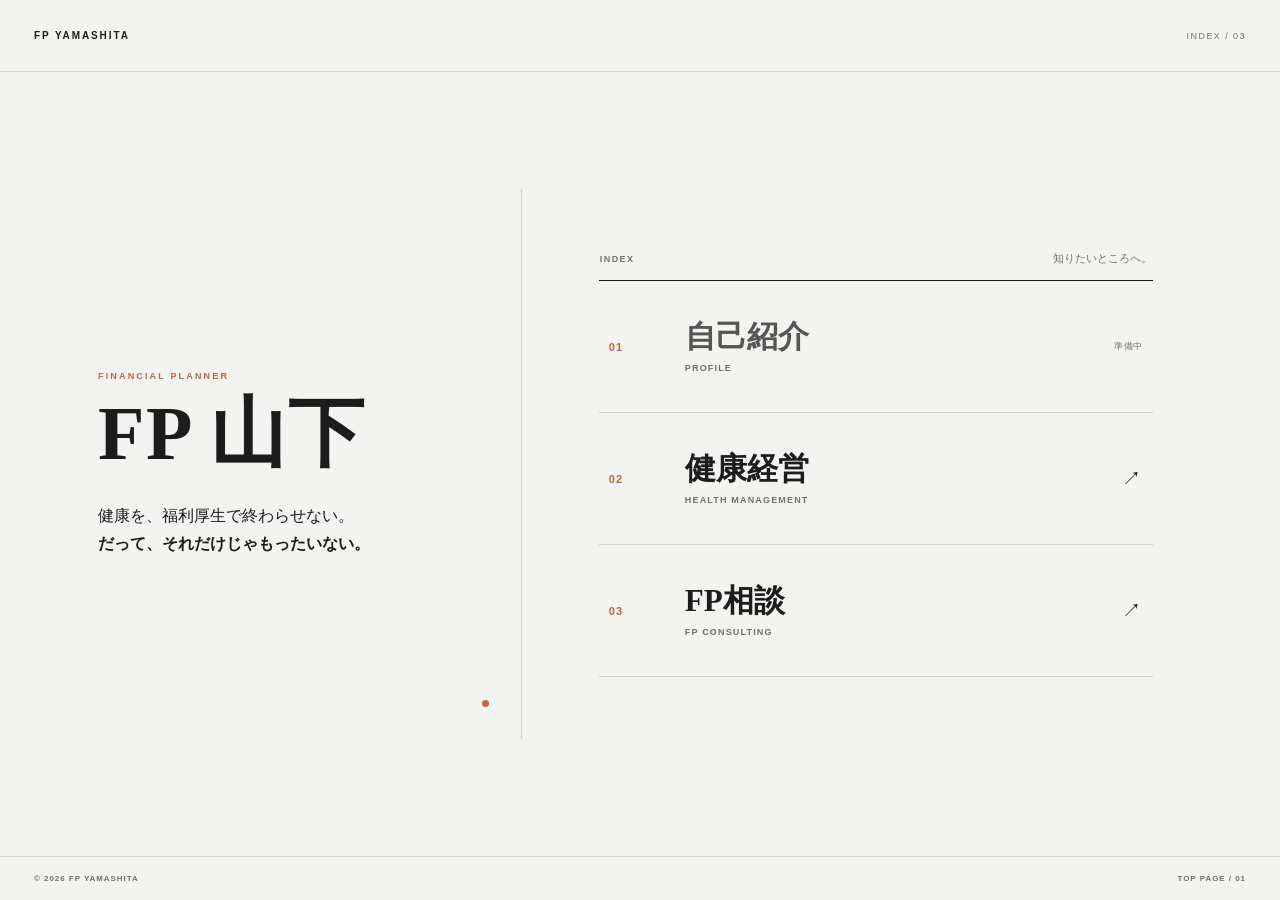
<file: index.html>
<!doctype html>
<html lang="ja">
<head>
  <meta charset="utf-8">
  <meta name="viewport" content="width=device-width, initial-scale=1.0, viewport-fit=cover">
  <meta name="robots" content="noindex, nofollow">
  <meta name="theme-color" content="#F3F4F1">
  <title>FP山下｜健康経営と個人のお金の相談</title>
  <meta name="description" content="FP山下のホームページ。自己紹介、健康経営、FP相談の3つの入口から、知りたい内容を選べます。">
  <meta property="og:type" content="website">
  <meta property="og:title" content="FP山下">
  <meta property="og:description" content="健康経営と、個人のお金の相談。">
  <link rel="icon" href="data:image/svg+xml,%3Csvg xmlns='http://www.w3.org/2000/svg' viewBox='0 0 64 64'%3E%3Crect width='64' height='64' rx='8' fill='%231B1D1C'/%3E%3Ccircle cx='46' cy='18' r='7' fill='%23C5663F'/%3E%3C/svg%3E">
  <link rel="stylesheet" href="assets/css/home.css">
</head>
<body>
  <a class="skip-link" href="#main">本文へ移動</a>

  <div class="site-shell">
    <!-- ZOROYA:HEADER -->
    <header class="c-header">
      <a class="c-header__brand" href="index.html" aria-label="FP山下 トップページ">
        <span>FP YAMASHITA</span>
      </a>
      <p class="c-header__count" aria-hidden="true">INDEX / 03</p>
    </header>
    <!-- /ZOROYA:HEADER -->

    <!-- ZOROYA:MAIN -->
    <main id="main" class="c-home">
      <section class="c-home__intro" aria-labelledby="page-title">
        <div class="c-home__intro-inner">
          <p class="c-home__eyebrow">FINANCIAL PLANNER</p>
          <h1 id="page-title">FP 山下</h1>
          <p class="c-home__lead">健康を、福利厚生で終わらせない。<br><strong>だって、それだけじゃもったいない。</strong></p>
        </div>
        <span class="c-home__dot" aria-hidden="true"></span>
      </section>

      <nav class="c-index" aria-label="知りたい内容を選ぶ">
        <div class="c-index__heading">
          <p>INDEX</p>
          <p>知りたいところへ。</p>
        </div>

        <div class="c-index__list">
          <a class="c-index__item is-pending" href="#site-status" data-pending="自己紹介">
            <span class="c-index__number">01</span>
            <span class="c-index__name">
              <strong>自己紹介</strong>
              <small>PROFILE</small>
            </span>
            <span class="c-index__state">準備中</span>
          </a>

          <a class="c-index__item is-live" href="health-management.html">
            <span class="c-index__number">02</span>
            <span class="c-index__name">
              <strong>健康経営</strong>
              <small>HEALTH MANAGEMENT</small>
            </span>
            <span class="c-index__arrow" aria-hidden="true">&#8599;</span>
          </a>

          <a class="c-index__item is-live" href="fp-consulting.html">
            <span class="c-index__number">03</span>
            <span class="c-index__name">
              <strong>FP相談</strong>
              <small>FP CONSULTING</small>
            </span>
            <span class="c-index__arrow" aria-hidden="true">&#8599;</span>
          </a>
        </div>
      </nav>

      <p id="site-status" class="c-home__status" role="status" aria-live="polite"></p>
    </main>
    <!-- /ZOROYA:MAIN -->

    <!-- ZOROYA:FOOTER -->
    <footer class="c-footer">
      <p>&copy; <span data-year>2026</span> FP YAMASHITA</p>
      <p>TOP PAGE / 01</p>
    </footer>
    <!-- /ZOROYA:FOOTER -->
  </div>

  <script src="assets/js/home.js" defer></script>
</body>
</html>
</file>
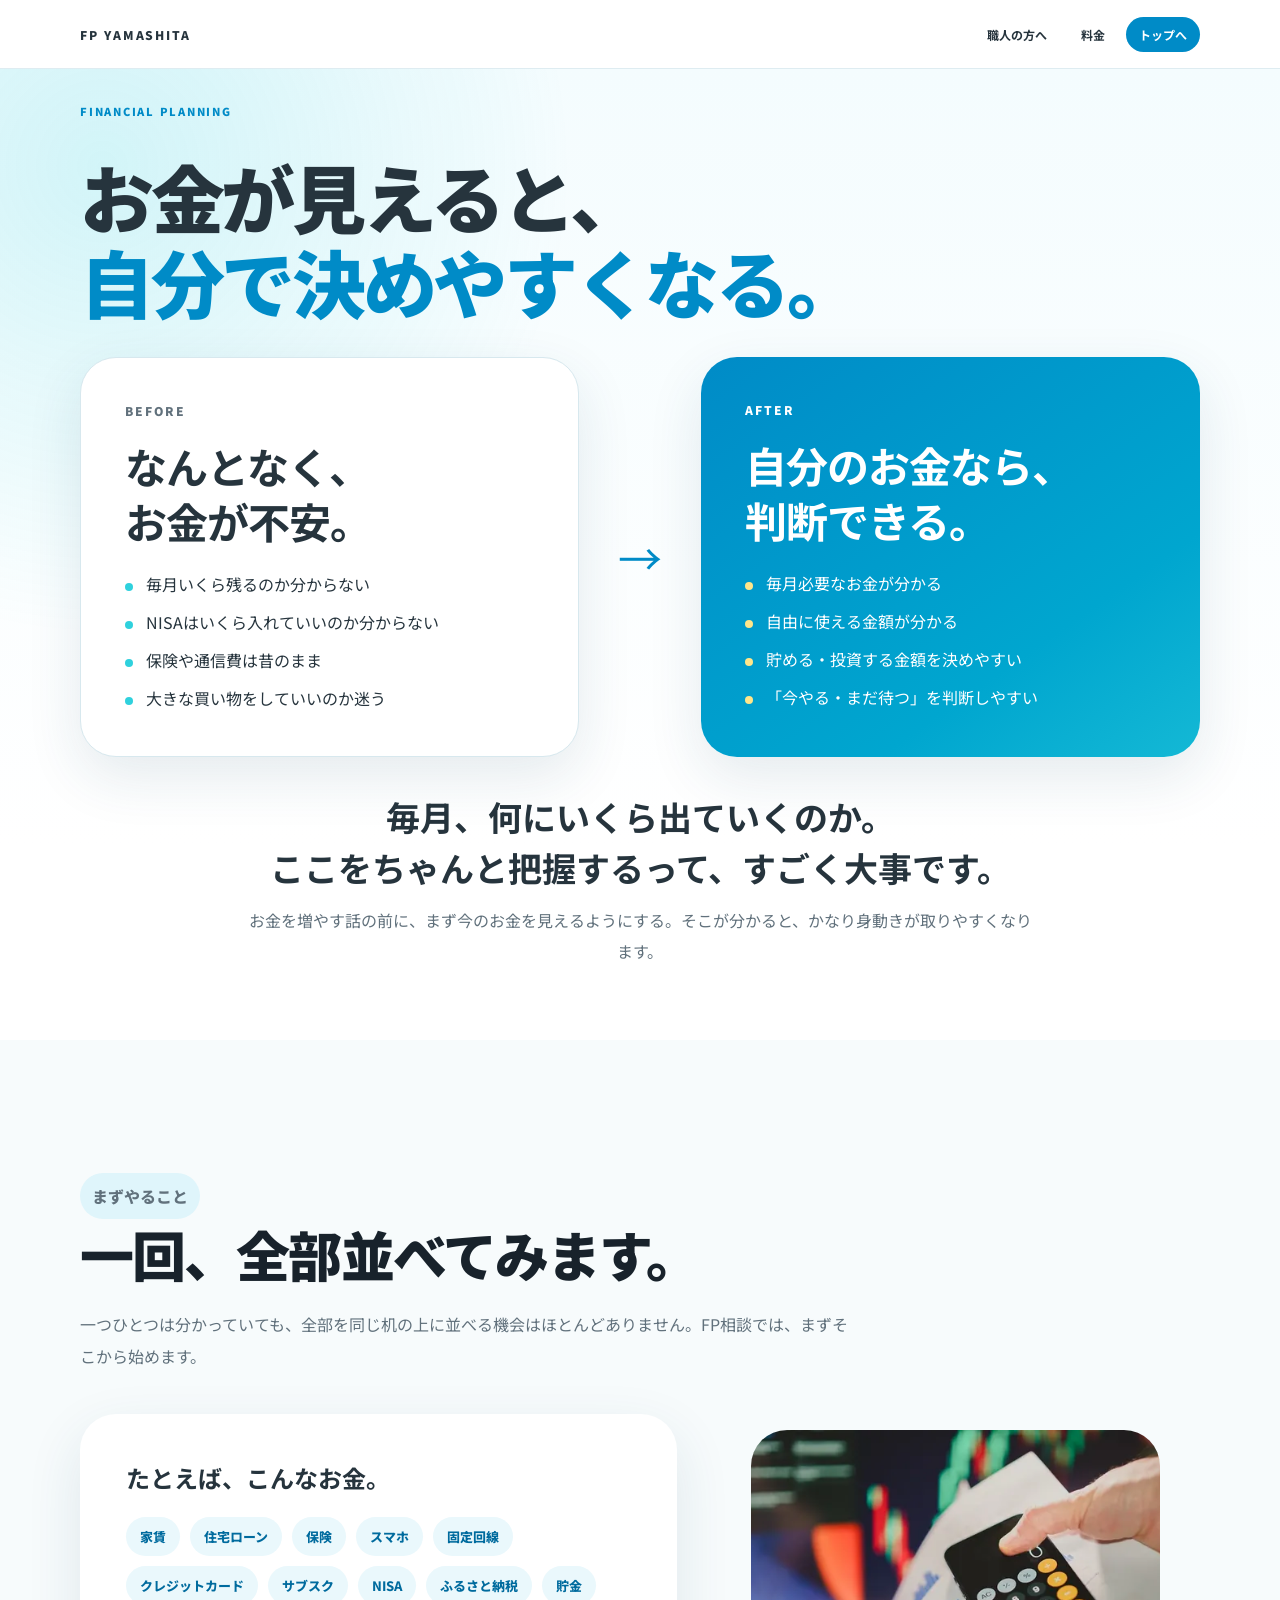
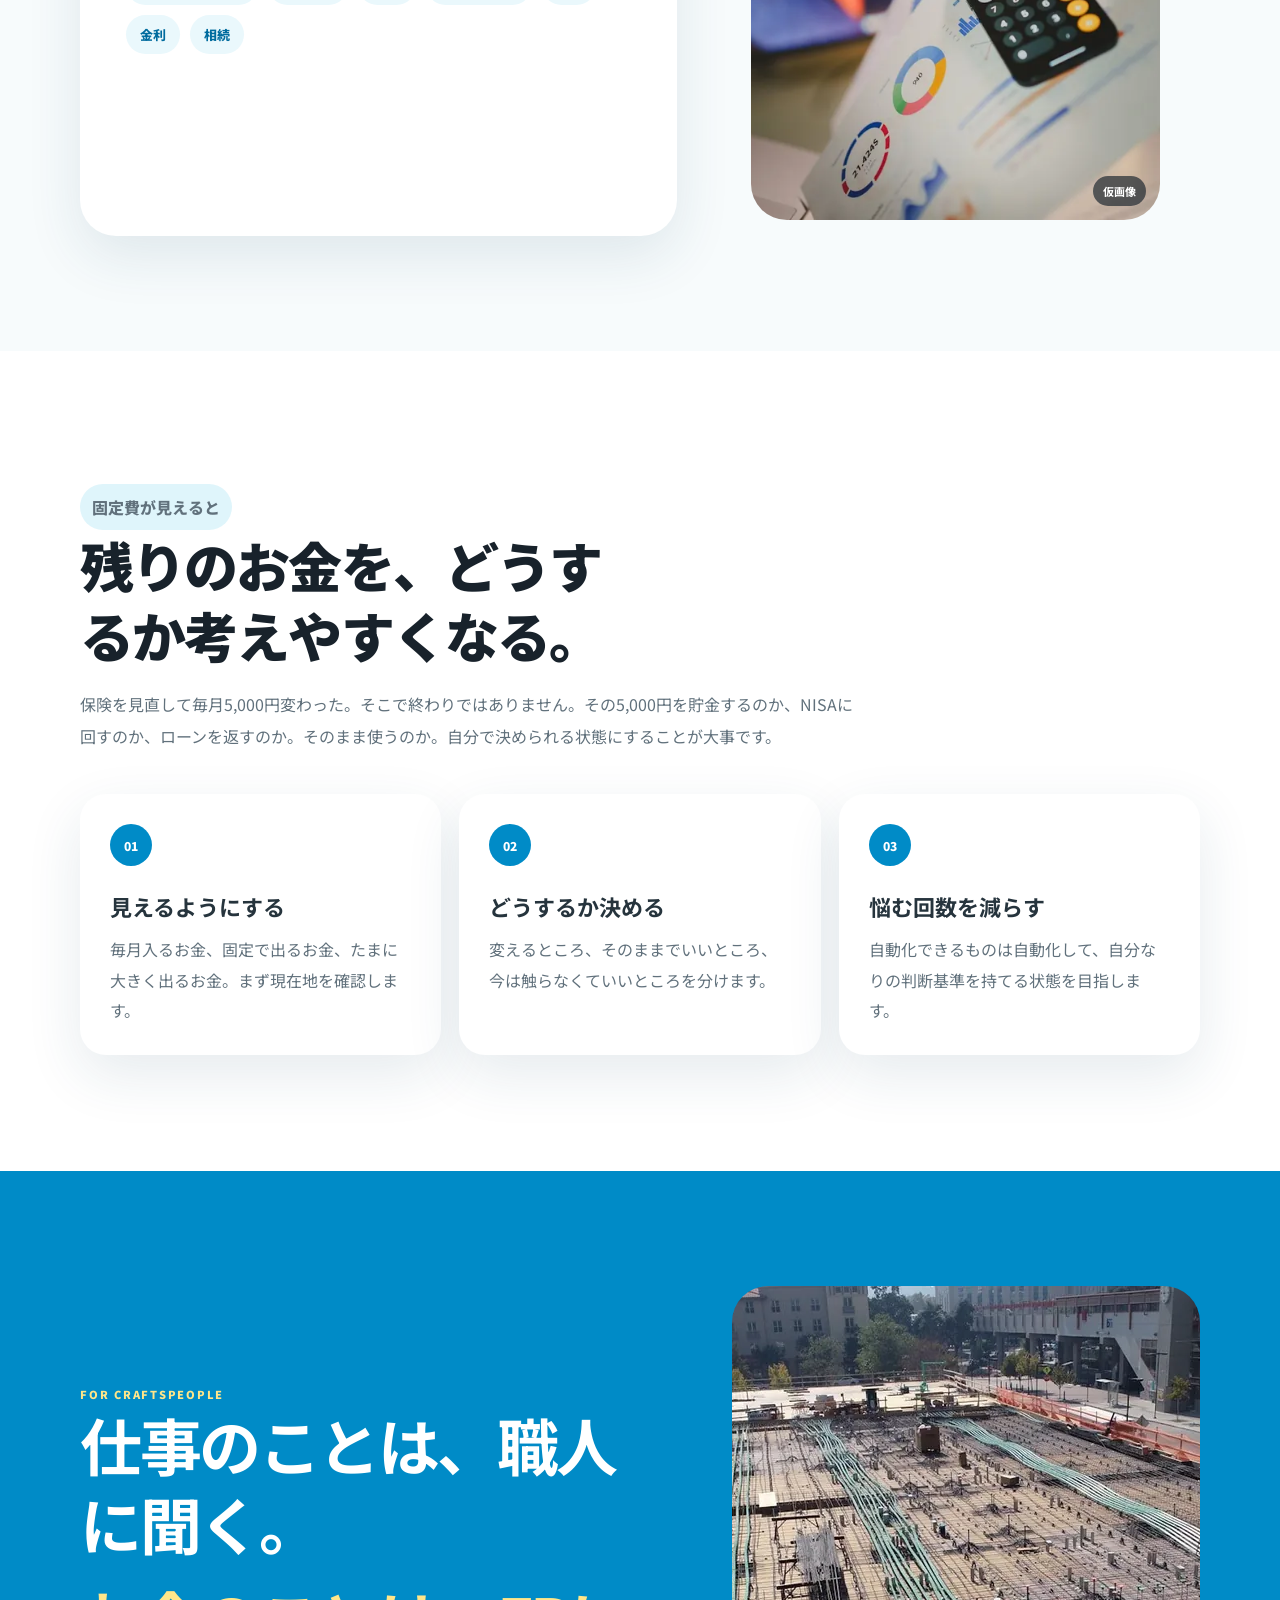
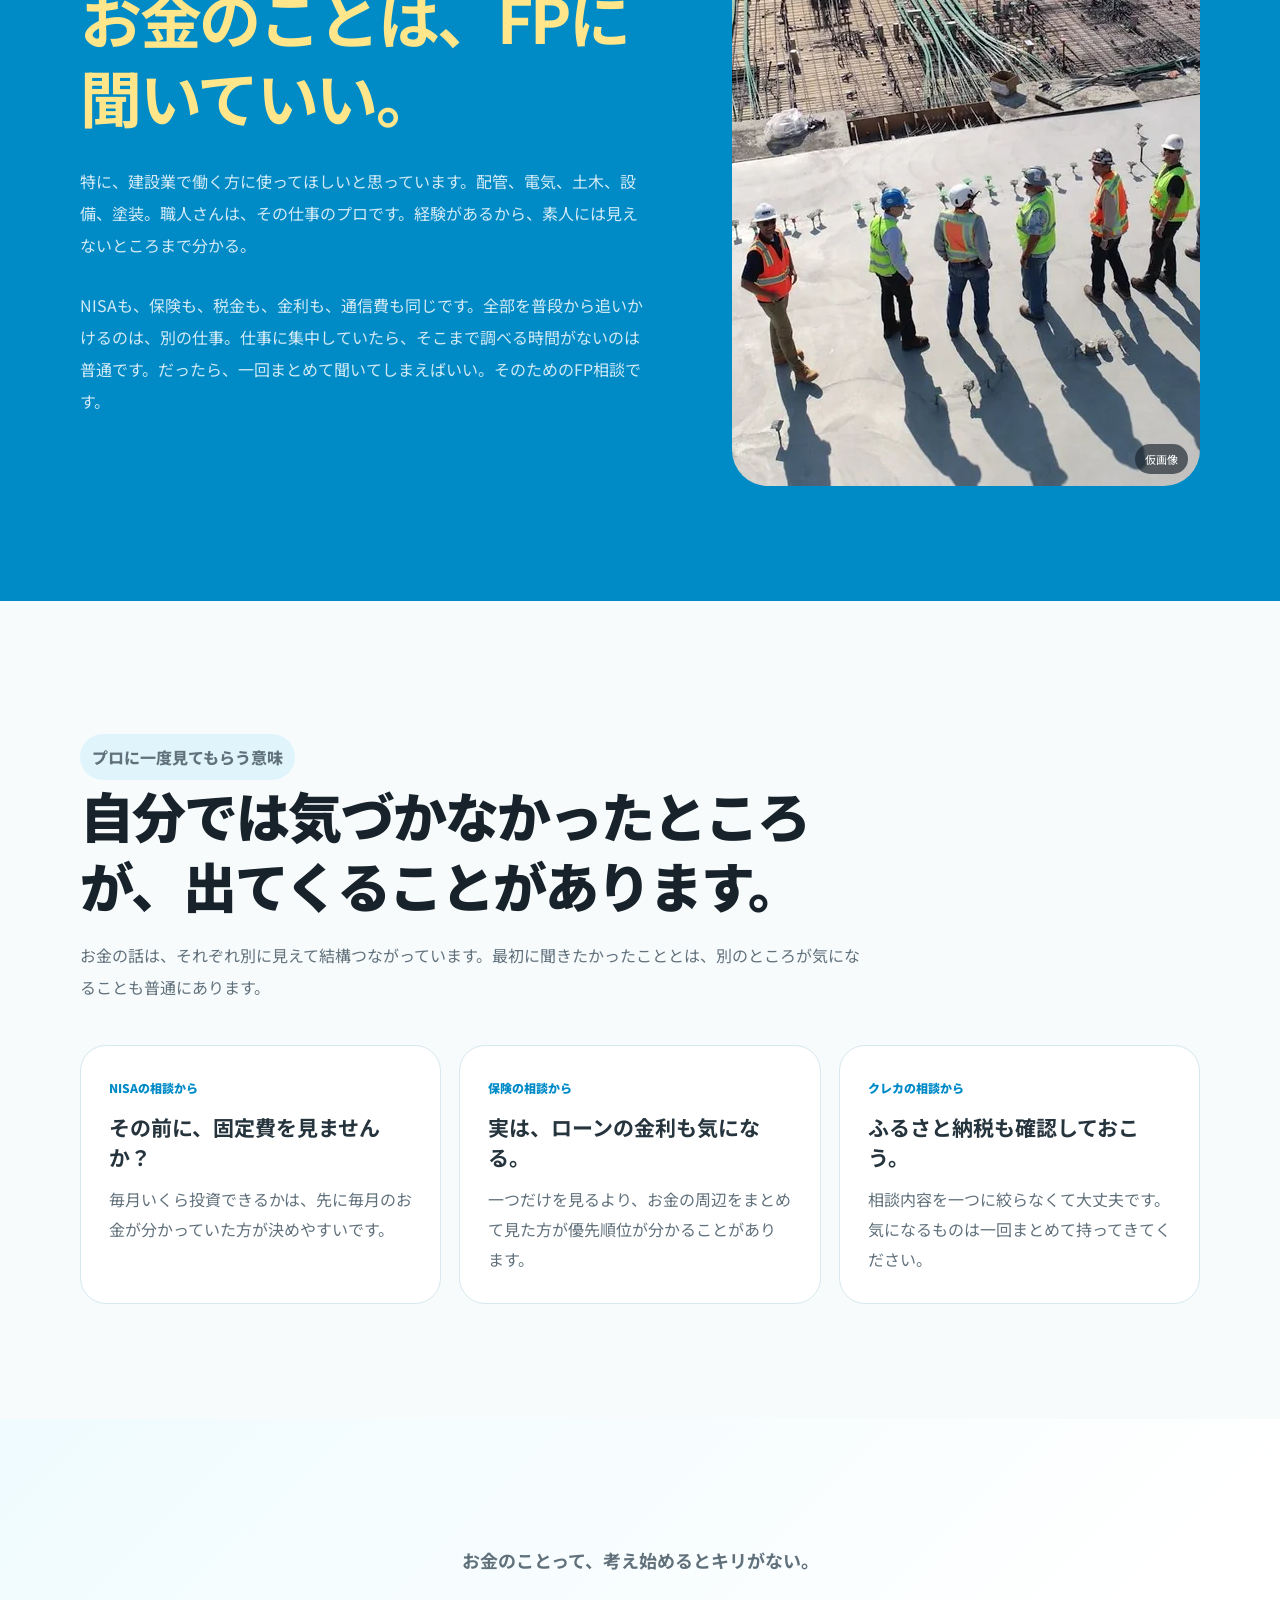
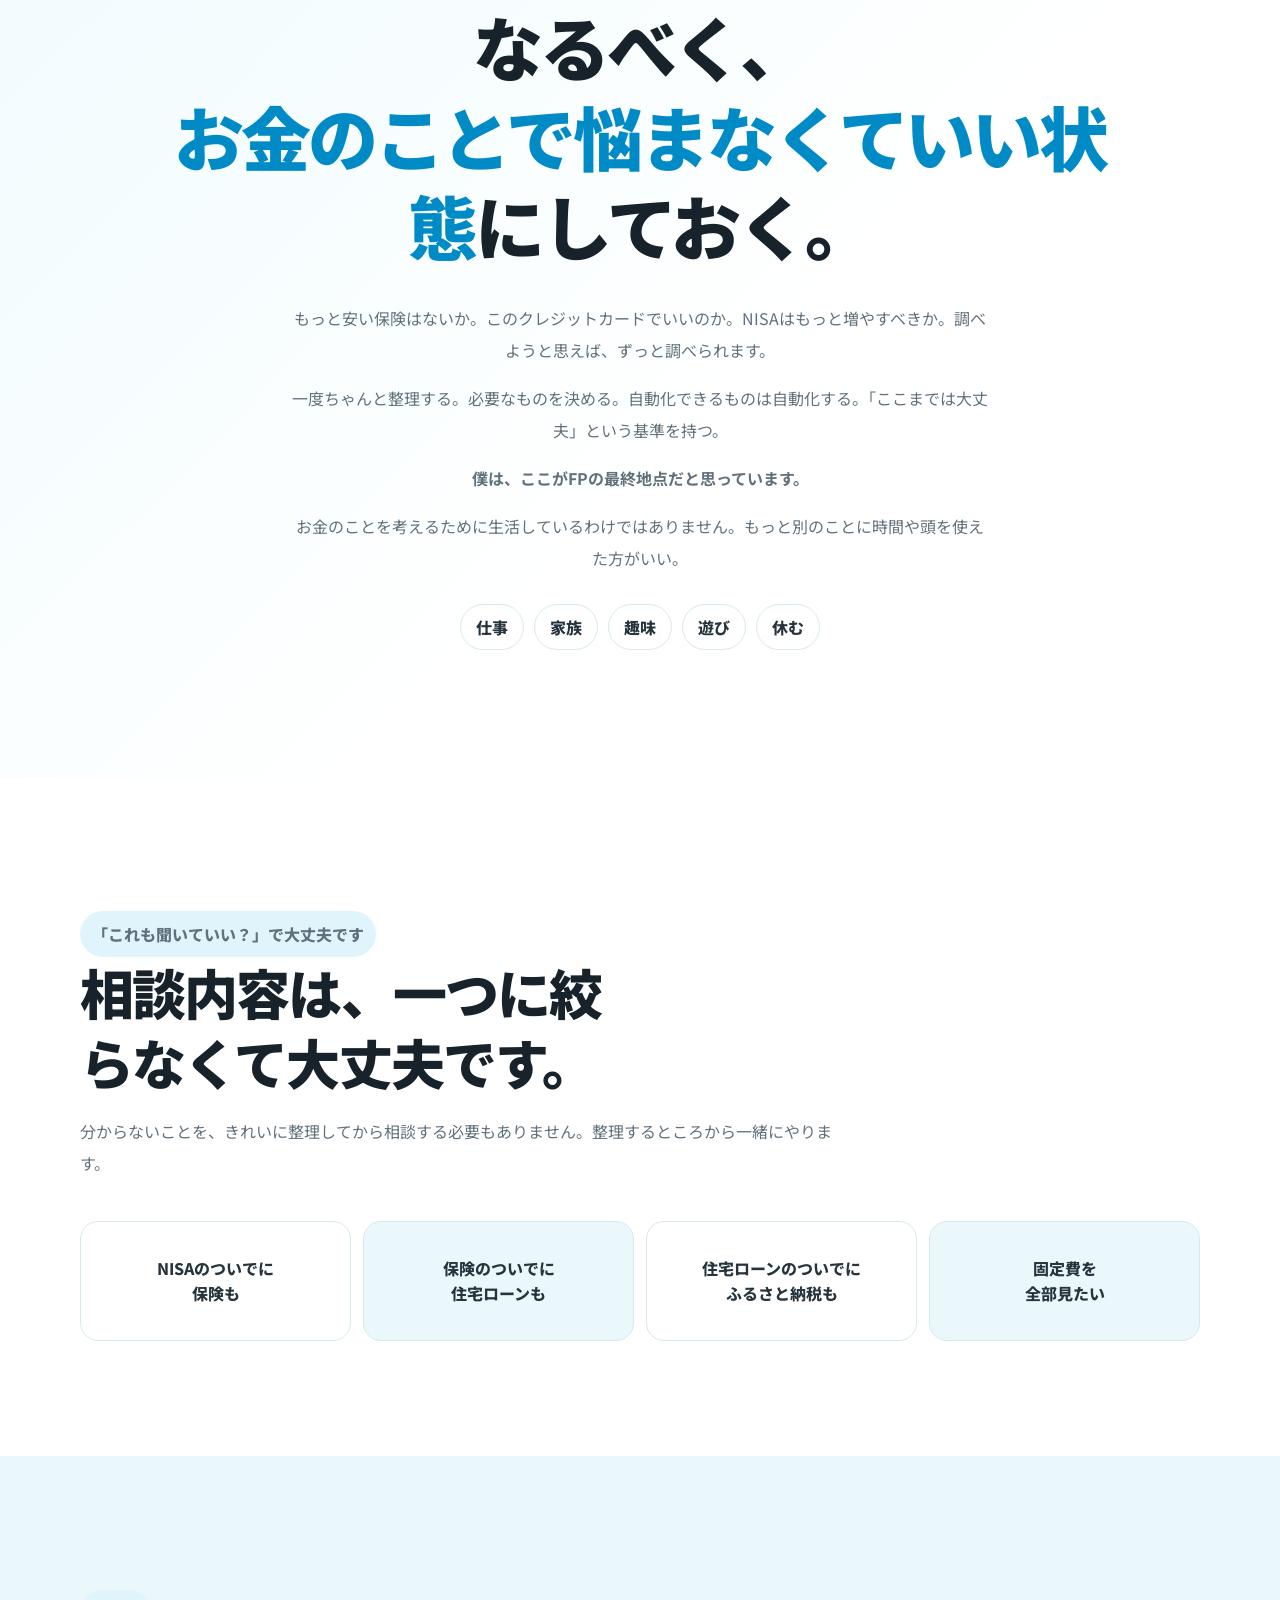
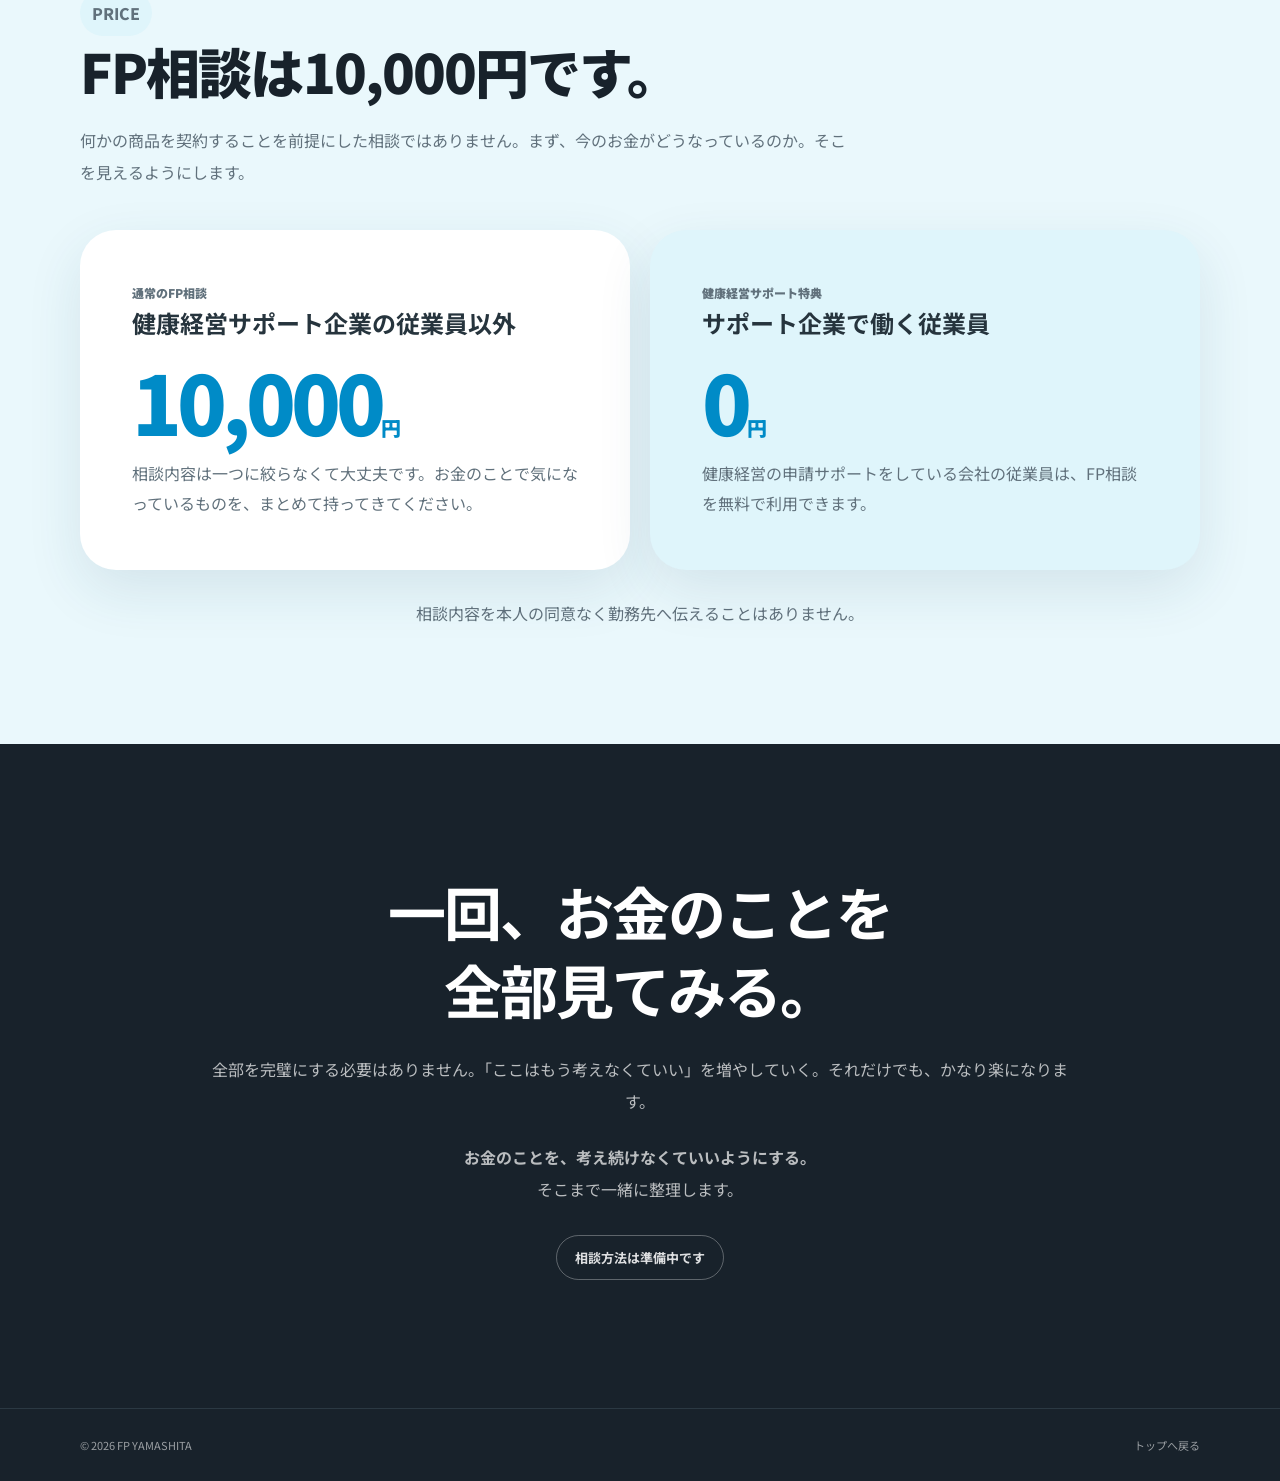
<file: fp-consulting.html>
<!doctype html>
<html lang="ja">
<head>
  <meta charset="utf-8">
  <meta name="viewport" content="width=device-width, initial-scale=1.0, viewport-fit=cover">
  <meta name="robots" content="noindex, nofollow">
  <meta name="theme-color" content="#eaf8fc">
  <title>FP相談｜FP山下</title>
  <meta name="description" content="毎月のお金を見えるようにして、使う・貯める・投資する判断をしやすくするFP相談。健康経営サポート企業の従業員は無料、それ以外の方は10,000円です。">
  <link rel="canonical" href="https://dokechi.github.io/fp-yamashita/fp-consulting.html">
  <meta property="og:type" content="website">
  <meta property="og:title" content="FP相談｜FP山下">
  <meta property="og:description" content="お金のことを、考え続けなくていいようにする。まずは毎月のお金を見えるようにします。">
  <meta property="og:url" content="https://dokechi.github.io/fp-yamashita/fp-consulting.html">
  <meta property="og:image" content="https://dokechi.github.io/fp-yamashita/assets/images/health/financial-review.webp">
  <meta name="twitter:card" content="summary_large_image">
  <link rel="stylesheet" href="assets/css/fp-consulting.css">
</head>
<body>
  <a class="skip-link" href="#main">本文へ移動</a>

  <header class="fp-header">
    <div class="fp-header__inner">
      <a class="fp-brand" href="index.html" aria-label="FP山下 トップページ">FP YAMASHITA</a>
      <nav class="fp-nav" aria-label="ページメニュー">
        <a href="#craft">職人の方へ</a>
        <a href="#price">料金</a>
        <a class="fp-nav__top" href="index.html">トップへ</a>
      </nav>
    </div>
  </header>

  <main id="main">
    <section class="fp-hero" aria-labelledby="page-title">
      <div class="fp-hero__inner">
        <p class="fp-eyebrow">FINANCIAL PLANNING</p>
        <h1 id="page-title" class="fp-hero__title">お金が見えると、<br><span>自分で決めやすくなる。</span></h1>

        <div class="fp-ba" aria-label="相談前と相談後のイメージ">
          <article class="fp-ba__card fp-ba__card--before">
            <p class="fp-ba__label">BEFORE</p>
            <h2>なんとなく、<br>お金が不安。</h2>
            <ul>
              <li>毎月いくら残るのか分からない</li>
              <li>NISAはいくら入れていいのか分からない</li>
              <li>保険や通信費は昔のまま</li>
              <li>大きな買い物をしていいのか迷う</li>
            </ul>
          </article>

          <div class="fp-ba__arrow" aria-hidden="true">→</div>

          <article class="fp-ba__card fp-ba__card--after">
            <p class="fp-ba__label">AFTER</p>
            <h2>自分のお金なら、<br>判断できる。</h2>
            <ul>
              <li>毎月必要なお金が分かる</li>
              <li>自由に使える金額が分かる</li>
              <li>貯める・投資する金額を決めやすい</li>
              <li>「今やる・まだ待つ」を判断しやすい</li>
            </ul>
          </article>
        </div>

        <div class="fp-hero__bottom">
          <strong>毎月、何にいくら出ていくのか。<br>ここをちゃんと把握するって、すごく大事です。</strong>
          <p>お金を増やす話の前に、まず今のお金を見えるようにする。そこが分かると、かなり身動きが取りやすくなります。</p>
        </div>
      </div>
    </section>

    <section class="fp-section fp-section--soft" aria-labelledby="board-title">
      <div class="fp-section__inner">
        <div class="fp-section__head">
          <p class="fp-kicker">まずやること</p>
          <h2 id="board-title">一回、全部並べてみます。</h2>
          <p>一つひとつは分かっていても、全部を同じ机の上に並べる機会はほとんどありません。FP相談では、まずそこから始めます。</p>
        </div>

        <div class="fp-money-board">
          <div class="fp-money-board__card">
            <h3>たとえば、こんなお金。</h3>
            <div class="fp-chip-list" aria-label="相談できるお金の例">
              <span class="fp-chip">家賃</span>
              <span class="fp-chip">住宅ローン</span>
              <span class="fp-chip">保険</span>
              <span class="fp-chip">スマホ</span>
              <span class="fp-chip">固定回線</span>
              <span class="fp-chip">クレジットカード</span>
              <span class="fp-chip">サブスク</span>
              <span class="fp-chip">NISA</span>
              <span class="fp-chip">ふるさと納税</span>
              <span class="fp-chip">貯金</span>
              <span class="fp-chip">金利</span>
              <span class="fp-chip">相続</span>
            </div>
          </div>
          <figure class="fp-money-board__photo">
            <img src="assets/images/health/financial-review.webp" width="720" height="480" alt="資料と計算機を使ってお金を確認するイメージ" loading="lazy" decoding="async">
          </figure>
        </div>
      </div>
    </section>

    <section class="fp-section" aria-labelledby="fixed-title">
      <div class="fp-section__inner">
        <div class="fp-section__head">
          <p class="fp-kicker">固定費が見えると</p>
          <h2 id="fixed-title">残りのお金を、どうするか考えやすくなる。</h2>
          <p>保険を見直して毎月5,000円変わった。そこで終わりではありません。その5,000円を貯金するのか、NISAに回すのか、ローンを返すのか。そのまま使うのか。自分で決められる状態にすることが大事です。</p>
        </div>

        <div class="fp-flow" aria-label="お金を整理する流れ">
          <article class="fp-flow__item">
            <span class="fp-flow__no">01</span>
            <h3>見えるようにする</h3>
            <p>毎月入るお金、固定で出るお金、たまに大きく出るお金。まず現在地を確認します。</p>
          </article>
          <article class="fp-flow__item">
            <span class="fp-flow__no">02</span>
            <h3>どうするか決める</h3>
            <p>変えるところ、そのままでいいところ、今は触らなくていいところを分けます。</p>
          </article>
          <article class="fp-flow__item">
            <span class="fp-flow__no">03</span>
            <h3>悩む回数を減らす</h3>
            <p>自動化できるものは自動化して、自分なりの判断基準を持てる状態を目指します。</p>
          </article>
        </div>
      </div>
    </section>

    <section id="craft" class="fp-section fp-section--blue" aria-labelledby="craft-title">
      <div class="fp-section__inner fp-craft">
        <div class="fp-craft__copy">
          <p class="fp-eyebrow" style="color:#ffe68a">FOR CRAFTSPEOPLE</p>
          <h2 id="craft-title">仕事のことは、職人に聞く。<span>お金のことは、FPに聞いていい。</span></h2>
          <p>特に、建設業で働く方に使ってほしいと思っています。配管、電気、土木、設備、塗装。職人さんは、その仕事のプロです。経験があるから、素人には見えないところまで分かる。</p>
          <p>NISAも、保険も、税金も、金利も、通信費も同じです。全部を普段から追いかけるのは、別の仕事。仕事に集中していたら、そこまで調べる時間がないのは普通です。だったら、一回まとめて聞いてしまえばいい。そのためのFP相談です。</p>
        </div>
        <figure class="fp-craft__photo">
          <img src="assets/images/health/hero-team.webp" width="1200" height="800" alt="建設現場で働く人たちのイメージ" loading="lazy" decoding="async">
          <figcaption>仮画像</figcaption>
        </figure>
      </div>
    </section>

    <section class="fp-section fp-section--soft" aria-labelledby="notice-title">
      <div class="fp-section__inner">
        <div class="fp-section__head">
          <p class="fp-kicker">プロに一度見てもらう意味</p>
          <h2 id="notice-title">自分では気づかなかったところが、出てくることがあります。</h2>
          <p>お金の話は、それぞれ別に見えて結構つながっています。最初に聞きたかったこととは、別のところが気になることも普通にあります。</p>
        </div>

        <div class="fp-notice-grid">
          <article class="fp-notice">
            <span class="fp-notice__tag">NISAの相談から</span>
            <h3>その前に、固定費を見ませんか？</h3>
            <p>毎月いくら投資できるかは、先に毎月のお金が分かっていた方が決めやすいです。</p>
          </article>
          <article class="fp-notice">
            <span class="fp-notice__tag">保険の相談から</span>
            <h3>実は、ローンの金利も気になる。</h3>
            <p>一つだけを見るより、お金の周辺をまとめて見た方が優先順位が分かることがあります。</p>
          </article>
          <article class="fp-notice">
            <span class="fp-notice__tag">クレカの相談から</span>
            <h3>ふるさと納税も確認しておこう。</h3>
            <p>相談内容を一つに絞らなくて大丈夫です。気になるものは一回まとめて持ってきてください。</p>
          </article>
        </div>
      </div>
    </section>

    <section class="fp-final" aria-labelledby="final-title">
      <div class="fp-final__inner">
        <p class="fp-final__lead">お金のことって、考え始めるとキリがない。</p>
        <h2 id="final-title">なるべく、<br><span>お金のことで悩まなくていい状態</span>にしておく。</h2>
        <div class="fp-final__body">
          <p>もっと安い保険はないか。このクレジットカードでいいのか。NISAはもっと増やすべきか。調べようと思えば、ずっと調べられます。</p>
          <p>一度ちゃんと整理する。必要なものを決める。自動化できるものは自動化する。「ここまでは大丈夫」という基準を持つ。</p>
          <p><strong>僕は、ここがFPの最終地点だと思っています。</strong></p>
          <p>お金のことを考えるために生活しているわけではありません。もっと別のことに時間や頭を使えた方がいい。</p>
        </div>
        <div class="fp-final__life" aria-label="時間を使いたいことの例">
          <span>仕事</span>
          <span>家族</span>
          <span>趣味</span>
          <span>遊び</span>
          <span>休む</span>
        </div>
      </div>
    </section>

    <section class="fp-section" aria-labelledby="questions-title">
      <div class="fp-section__inner">
        <div class="fp-section__head">
          <p class="fp-kicker">「これも聞いていい？」で大丈夫です</p>
          <h2 id="questions-title">相談内容は、一つに絞らなくて大丈夫です。</h2>
          <p>分からないことを、きれいに整理してから相談する必要もありません。整理するところから一緒にやります。</p>
        </div>
        <div class="fp-questions">
          <div class="fp-question">NISAのついでに<br>保険も</div>
          <div class="fp-question">保険のついでに<br>住宅ローンも</div>
          <div class="fp-question">住宅ローンのついでに<br>ふるさと納税も</div>
          <div class="fp-question">固定費を<br>全部見たい</div>
        </div>
      </div>
    </section>

    <section id="price" class="fp-section fp-section--sky" aria-labelledby="price-title">
      <div class="fp-section__inner">
        <div class="fp-section__head">
          <p class="fp-kicker">PRICE</p>
          <h2 id="price-title">FP相談は10,000円です。</h2>
          <p>何かの商品を契約することを前提にした相談ではありません。まず、今のお金がどうなっているのか。そこを見えるようにします。</p>
        </div>

        <div class="fp-price">
          <article class="fp-price__card">
            <p class="fp-price__label">通常のFP相談</p>
            <h3>健康経営サポート企業の従業員以外</h3>
            <div class="fp-price__number">10,000<small>円</small></div>
            <p>相談内容は一つに絞らなくて大丈夫です。お金のことで気になっているものを、まとめて持ってきてください。</p>
          </article>
          <article class="fp-price__card fp-price__card--free">
            <p class="fp-price__label">健康経営サポート特典</p>
            <h3>サポート企業で働く従業員</h3>
            <div class="fp-price__number">0<small>円</small></div>
            <p>健康経営の申請サポートをしている会社の従業員は、FP相談を無料で利用できます。</p>
          </article>
        </div>
        <p class="fp-price__note">相談内容を本人の同意なく勤務先へ伝えることはありません。</p>
      </div>
    </section>

    <section class="fp-end" aria-labelledby="end-title">
      <div class="fp-end__inner">
        <h2 id="end-title">一回、お金のことを<br>全部見てみる。</h2>
        <p>全部を完璧にする必要はありません。「ここはもう考えなくていい」を増やしていく。それだけでも、かなり楽になります。</p>
        <p><strong>お金のことを、考え続けなくていいようにする。</strong><br>そこまで一緒に整理します。</p>
        <span class="fp-end__status">相談方法は準備中です</span>
      </div>
    </section>
  </main>

  <footer class="fp-footer">
    <div class="fp-footer__inner">
      <span>&copy; 2026 FP YAMASHITA</span>
      <a href="index.html">トップへ戻る</a>
    </div>
  </footer>
</body>
</html>
</file>
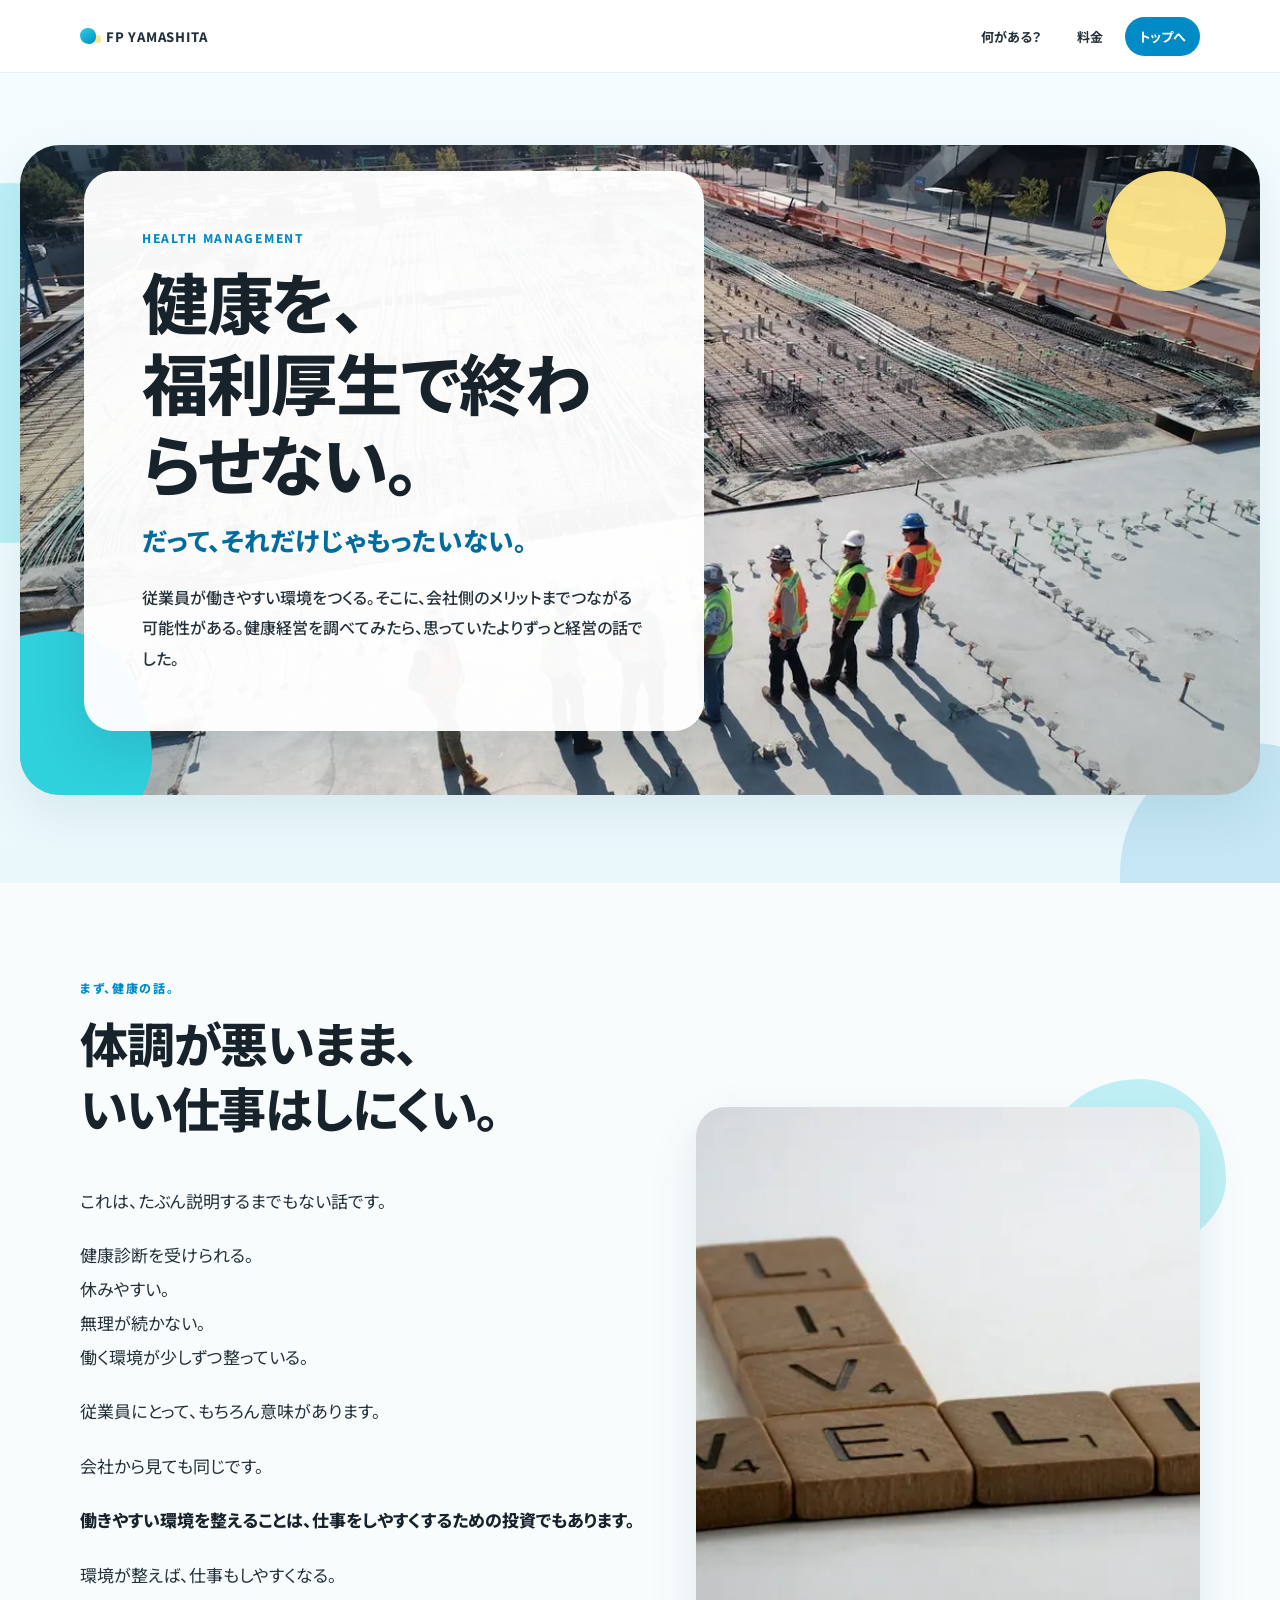
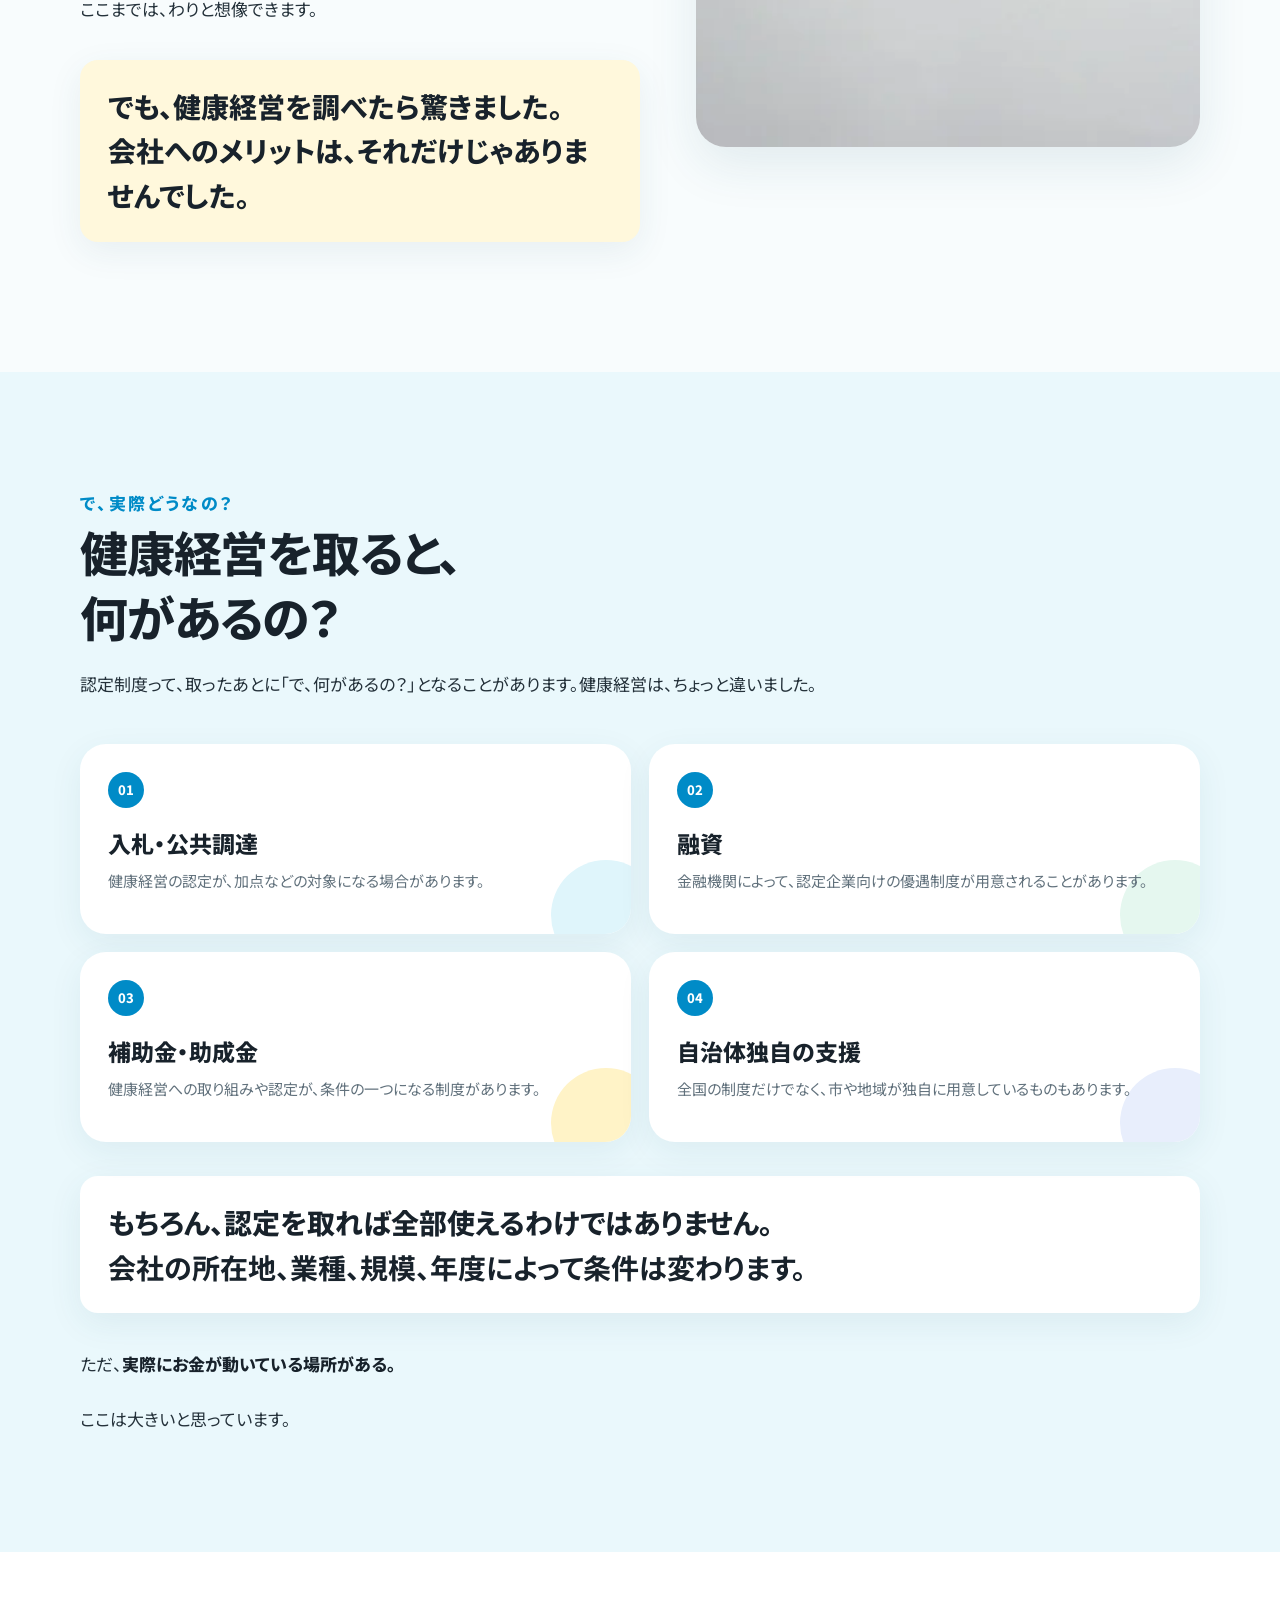
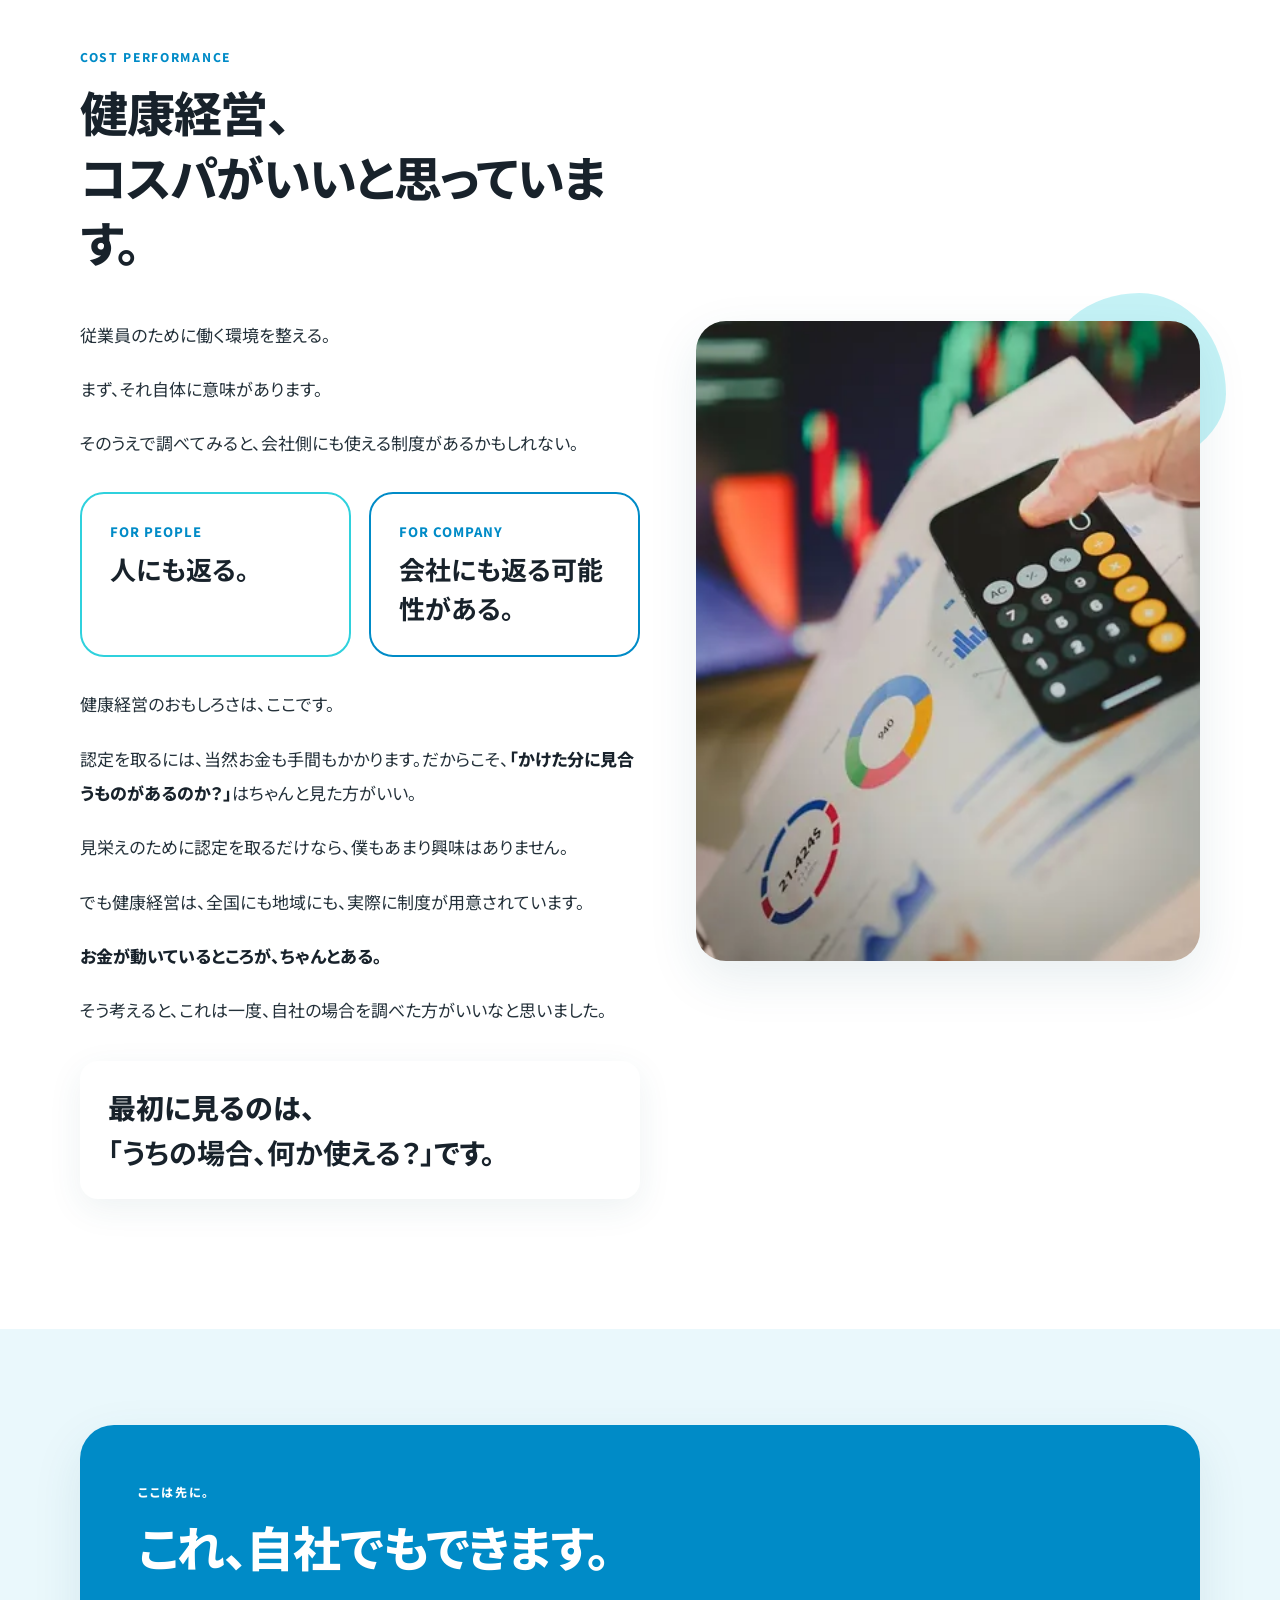
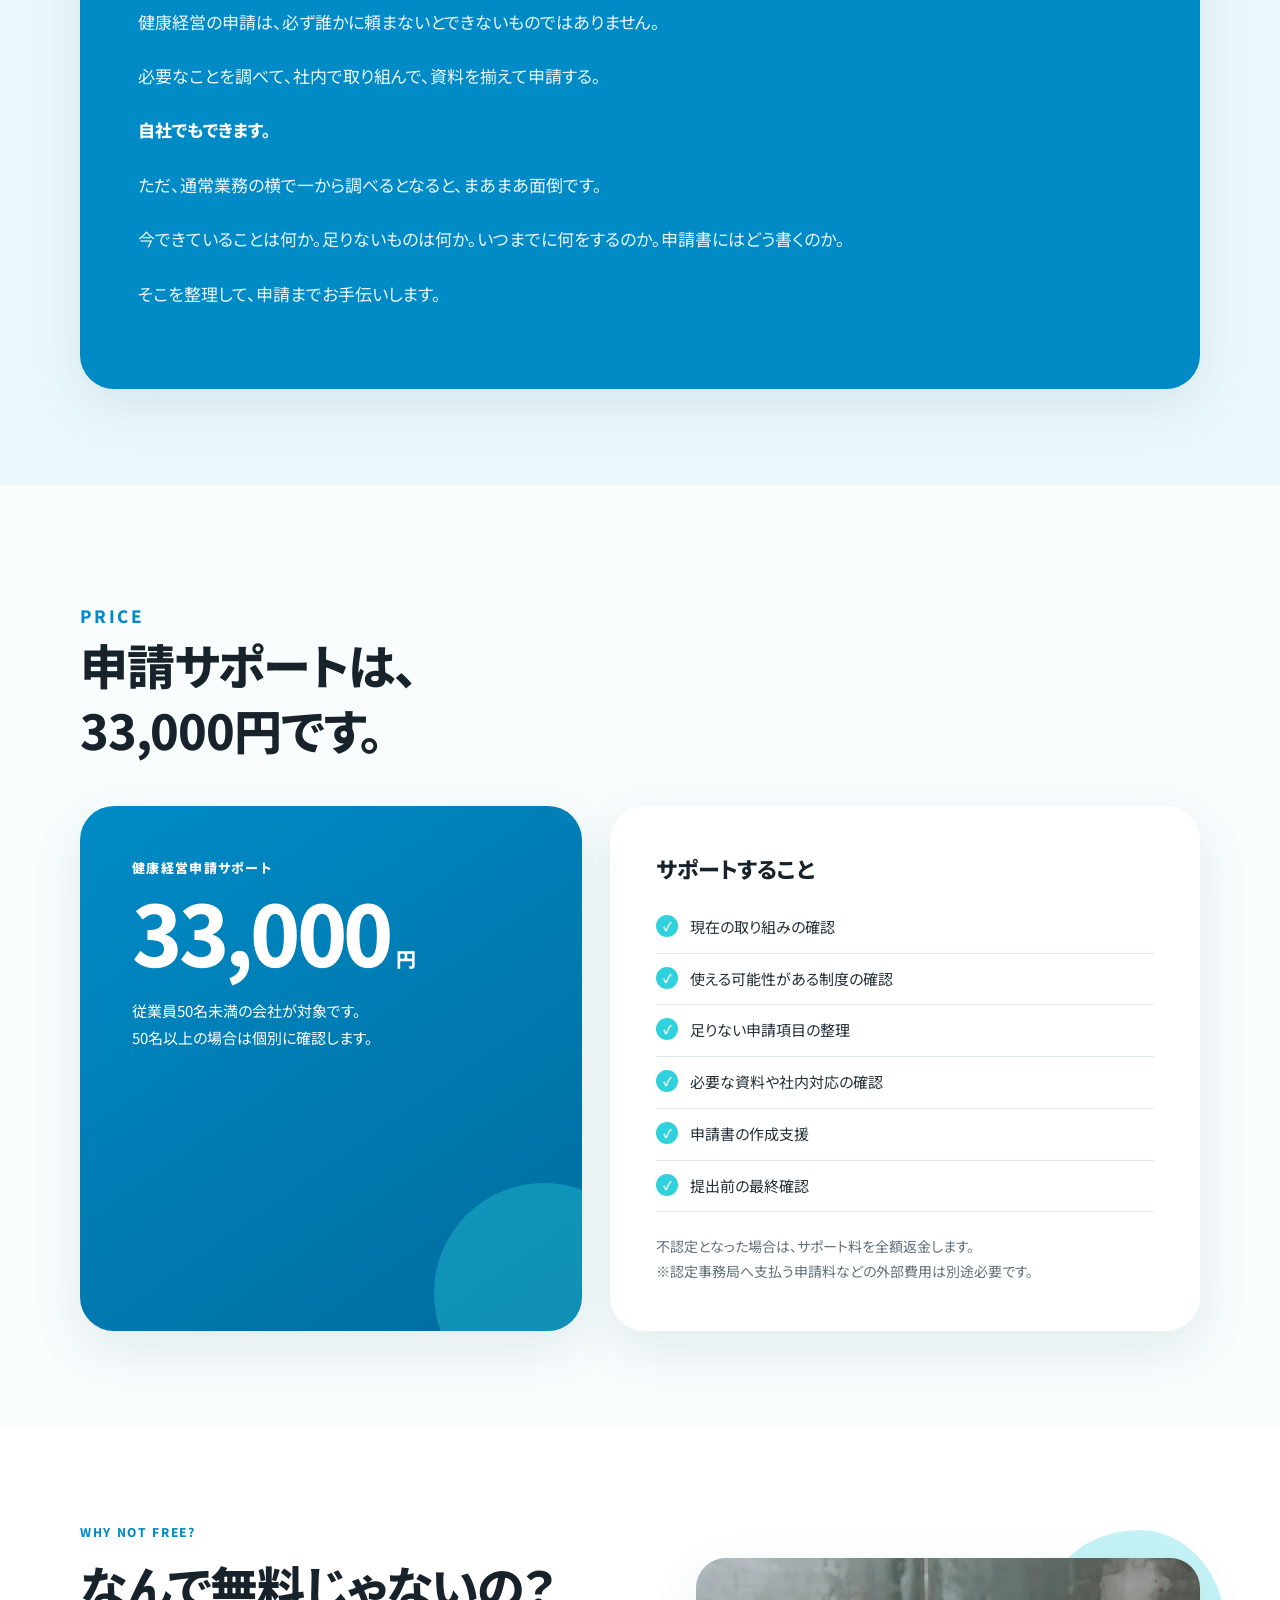
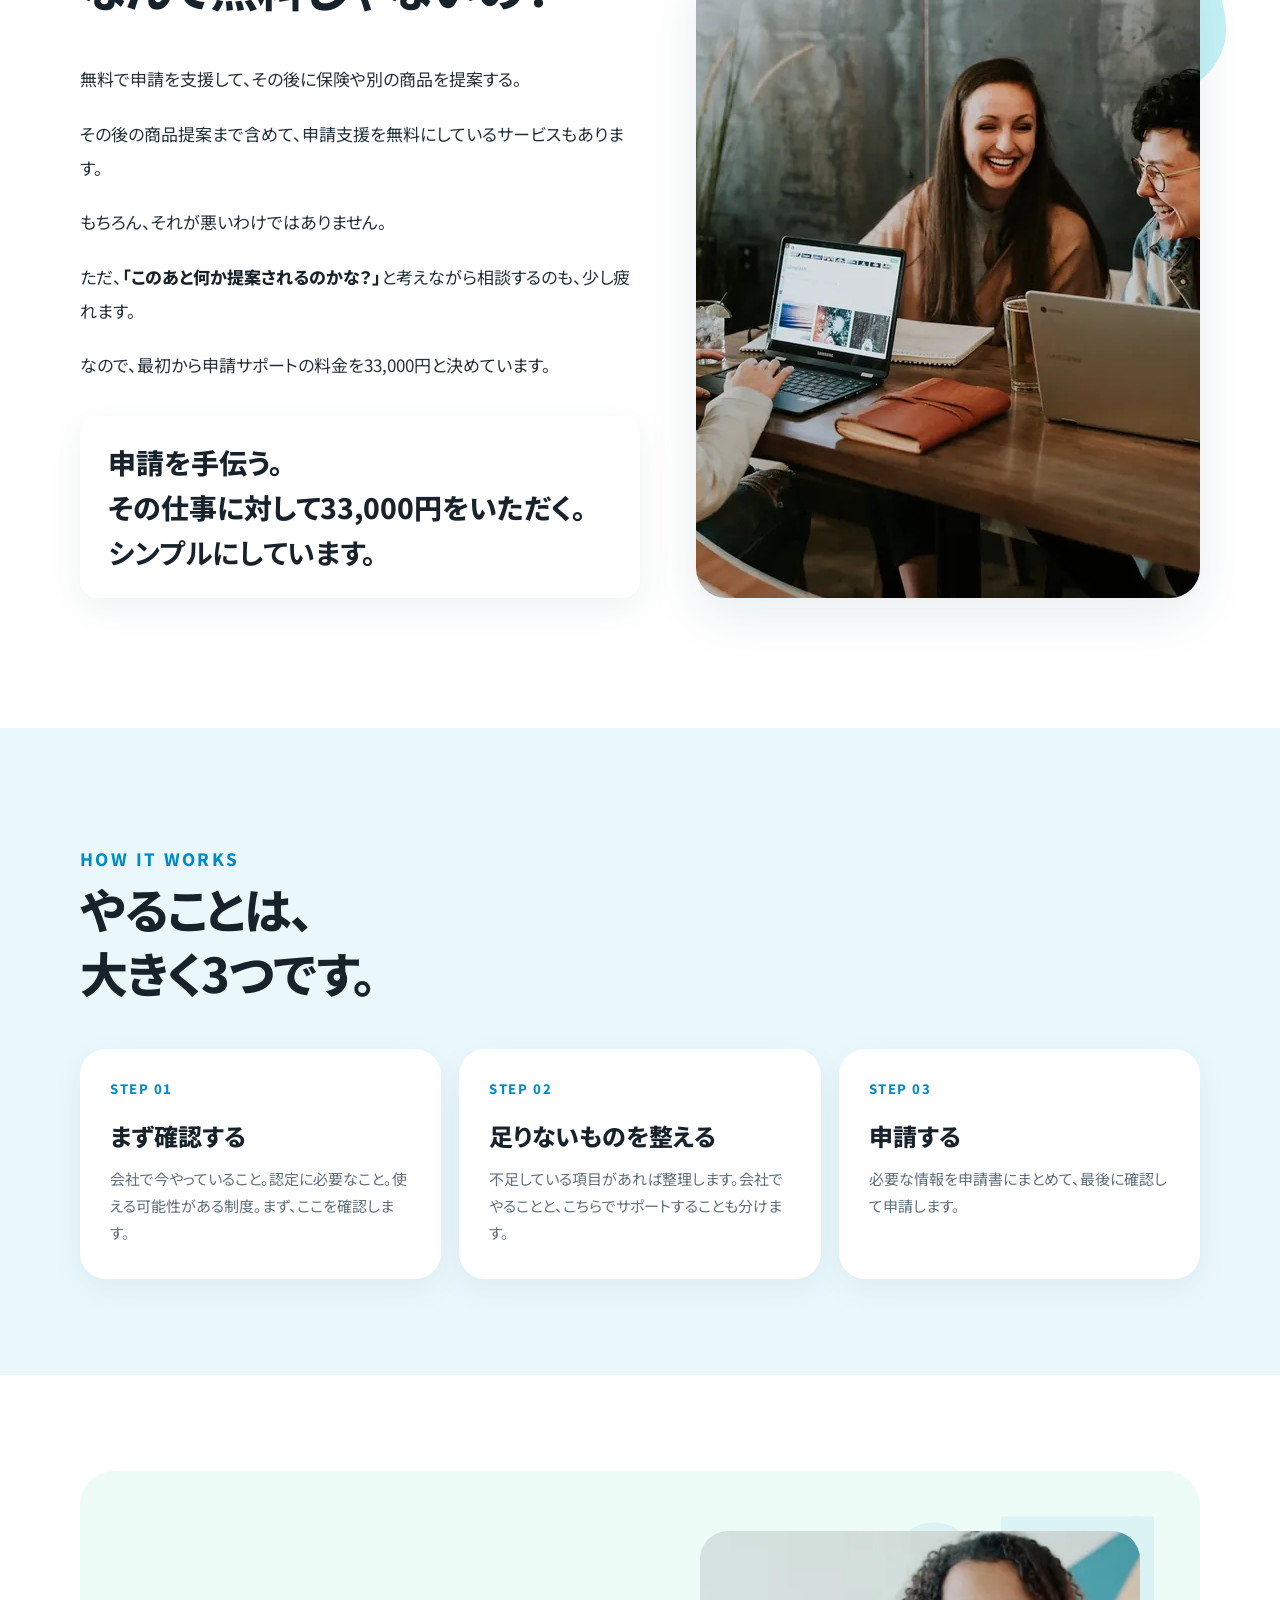
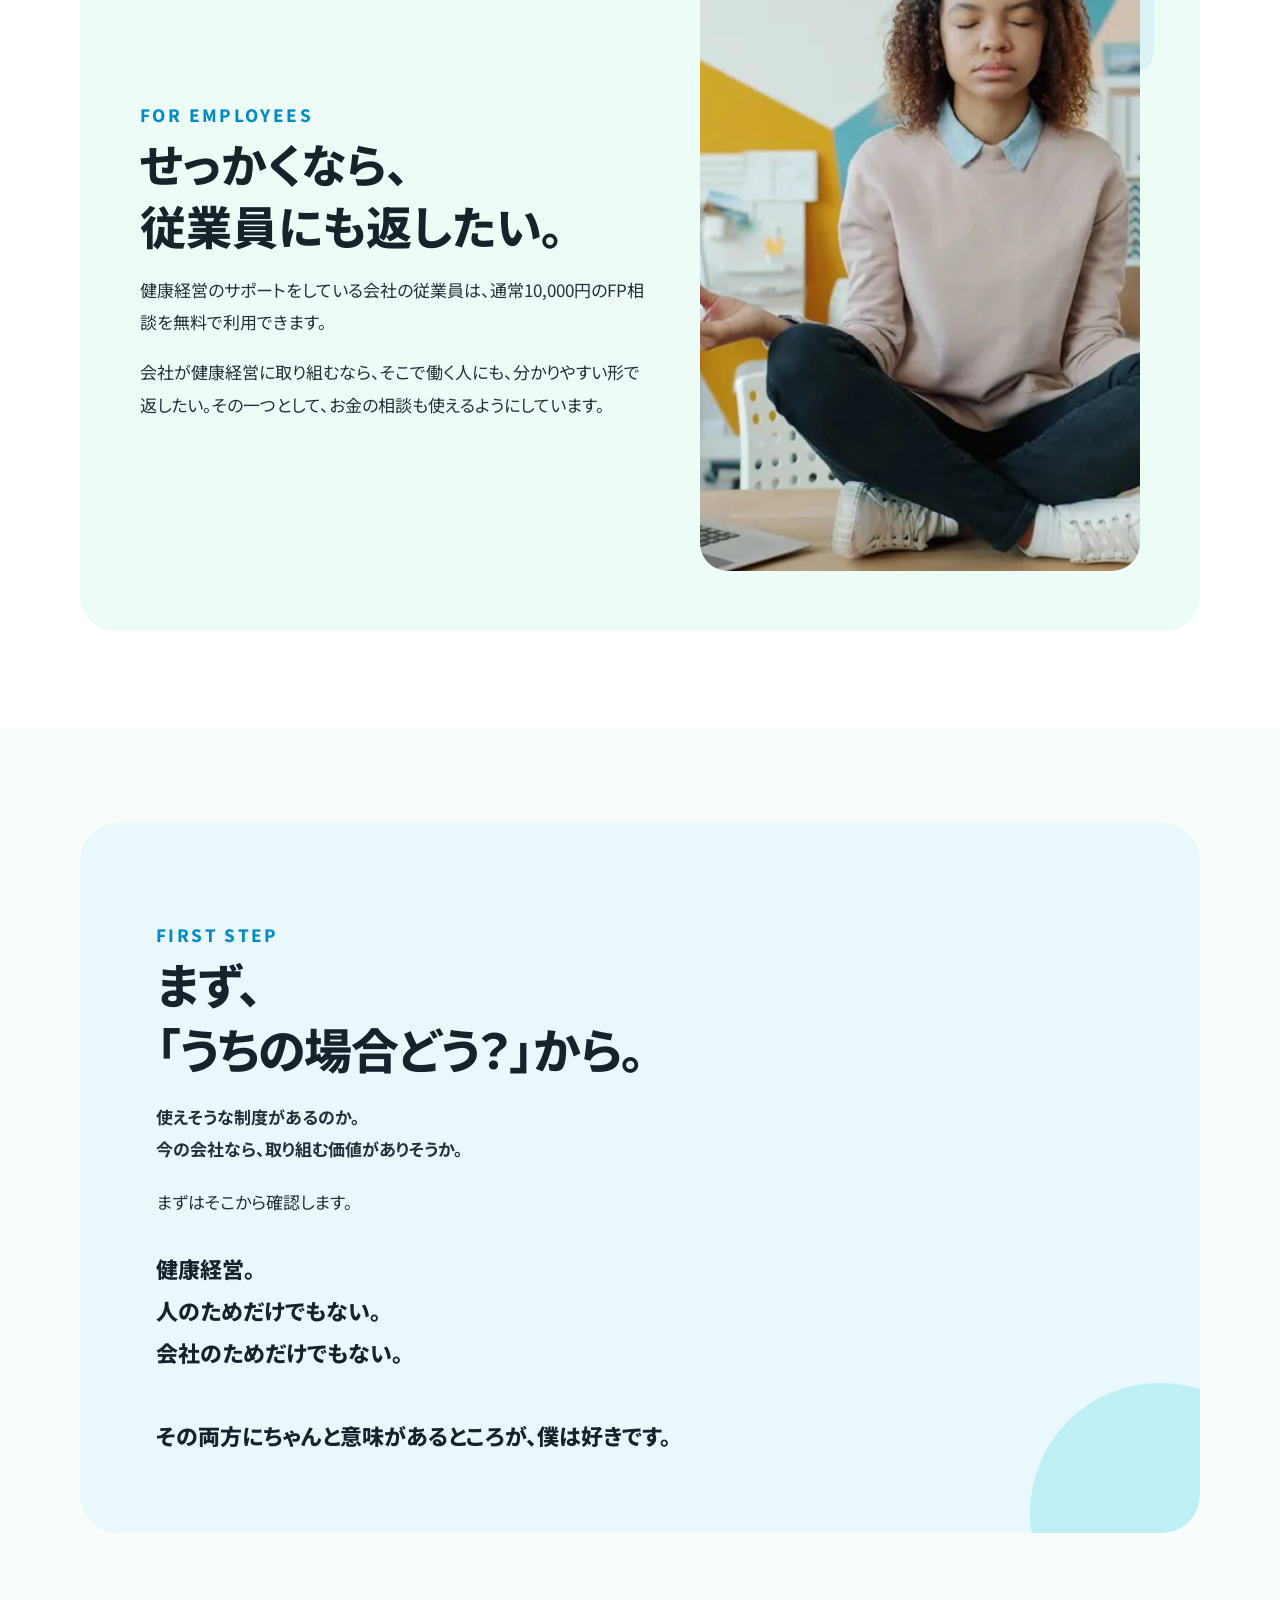
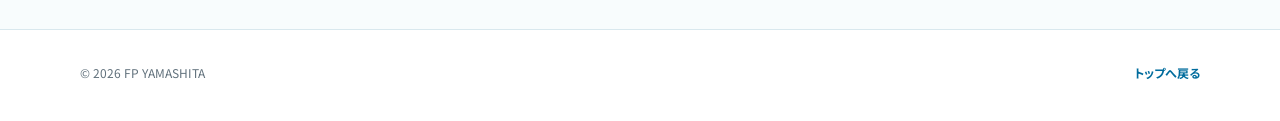
<file: health-management.html>
<!doctype html>
<html lang="ja">
<head>
  <meta charset="utf-8">
  <meta name="viewport" content="width=device-width, initial-scale=1.0, viewport-fit=cover">
  <meta name="robots" content="noindex, nofollow">
  <meta name="theme-color" content="#eaf8fc">
  <link rel="icon" href="data:image/svg+xml,%3Csvg xmlns='http://www.w3.org/2000/svg' viewBox='0 0 64 64'%3E%3Crect width='64' height='64' rx='16' fill='%23008bc7'/%3E%3Ccircle cx='47' cy='18' r='8' fill='%232fd1dd'/%3E%3C/svg%3E">
  <title>健康経営申請サポート｜FP山下</title>
  <meta name="description" content="健康を福利厚生で終わらせない。会社ごとに使える可能性のある制度を確認し、健康経営優良法人の申請を33,000円で支援します。">
  <link rel="canonical" href="https://dokechi.github.io/fp-yamashita/health-management.html">
  <meta property="og:type" content="website">
  <meta property="og:title" content="健康を、福利厚生で終わらせない。｜FP山下">
  <meta property="og:description" content="だって、それだけじゃもったいない。健康経営の経営メリットと申請サポートを、できるだけ分かりやすくまとめています。">
  <meta property="og:url" content="https://dokechi.github.io/fp-yamashita/health-management.html">
  <meta property="og:image" content="https://dokechi.github.io/fp-yamashita/assets/images/health/hero-team.webp">
  <meta name="twitter:card" content="summary_large_image">
  <link rel="stylesheet" href="assets/css/health-cybozu.css">
</head>
<body>
  <a class="skip-link" href="#main">本文へ移動</a>

  <header class="cb-header">
    <div class="cb-header__inner">
      <a class="cb-brand" href="index.html" aria-label="FP山下 トップページ">FP YAMASHITA</a>
      <nav class="cb-nav" aria-label="ページメニュー">
        <a href="#benefits">何がある？</a>
        <a href="#price">料金</a>
        <a class="cb-nav__top" href="index.html">トップへ</a>
      </nav>
    </div>
  </header>

  <main id="main">
    <section class="cb-hero" aria-labelledby="page-title">
      <div class="cb-hero__inner">
        <div class="cb-hero__stage">
          <img class="cb-hero__photo" src="assets/images/health/hero-team.webp" width="1200" height="800" alt="建設現場で働く人たちのイメージ">
          <span class="cb-hero__shade" aria-hidden="true"></span>
          <span class="cb-hero__blob cb-hero__blob--a" aria-hidden="true"></span>
          <span class="cb-hero__blob cb-hero__blob--b" aria-hidden="true"></span>

          <div class="cb-hero__card">
            <p class="cb-eyebrow">HEALTH MANAGEMENT</p>
            <h1 id="page-title">健康を、<br>福利厚生で終わらせない。</h1>
            <p class="cb-hero__sub">だって、それだけじゃもったいない。</p>
            <p class="cb-hero__lead">従業員が働きやすい環境をつくる。そこに、会社側のメリットまでつながる可能性がある。健康経営を調べてみたら、思っていたよりずっと経営の話でした。</p>
          </div>
        </div>
      </div>
    </section>

    <section class="cb-section cb-section--soft" aria-labelledby="intro-title">
      <div class="cb-section__inner cb-split">
        <div>
          <p class="cb-eyebrow">まず、健康の話。</p>
          <div class="cb-section__head">
            <h2 id="intro-title">体調が悪いまま、<br>いい仕事はしにくい。</h2>
          </div>
          <div class="cb-prose">
            <p>これは、たぶん説明するまでもない話です。</p>
            <p>健康診断を受けられる。<br>休みやすい。<br>無理が続かない。<br>働く環境が少しずつ整っている。</p>
            <p>従業員にとって、もちろん意味があります。</p>
            <p>会社から見ても同じです。</p>
            <p><strong>働きやすい環境を整えることは、仕事をしやすくするための投資でもあります。</strong></p>
            <p>環境が整えば、仕事もしやすくなる。<br>ここまでは、わりと想像できます。</p>
          </div>
          <div class="cb-callout cb-callout--yellow">でも、健康経営を調べたら驚きました。<br>会社へのメリットは、それだけじゃありませんでした。</div>
        </div>

        <figure class="cb-photo-card">
          <img src="assets/images/health/workplace-wellness.webp" width="960" height="640" alt="働く人の健康をイメージした写真" loading="lazy" decoding="async">
        </figure>
      </div>
    </section>

    <section id="benefits" class="cb-section cb-section--sky" aria-labelledby="benefits-title">
      <div class="cb-section__inner">
        <div class="cb-section__head">
          <p class="cb-eyebrow">で、実際どうなの？</p>
          <h2 id="benefits-title">健康経営を取ると、<br>何があるの？</h2>
          <p>認定制度って、取ったあとに「で、何があるの？」となることがあります。健康経営は、ちょっと違いました。</p>
        </div>

        <div class="cb-benefits">
          <article class="cb-benefit">
            <span class="cb-benefit__no">01</span>
            <h3>入札・公共調達</h3>
            <p>健康経営の認定が、加点などの対象になる場合があります。</p>
          </article>
          <article class="cb-benefit">
            <span class="cb-benefit__no">02</span>
            <h3>融資</h3>
            <p>金融機関によって、認定企業向けの優遇制度が用意されることがあります。</p>
          </article>
          <article class="cb-benefit">
            <span class="cb-benefit__no">03</span>
            <h3>補助金・助成金</h3>
            <p>健康経営への取り組みや認定が、条件の一つになる制度があります。</p>
          </article>
          <article class="cb-benefit">
            <span class="cb-benefit__no">04</span>
            <h3>自治体独自の支援</h3>
            <p>全国の制度だけでなく、市や地域が独自に用意しているものもあります。</p>
          </article>
        </div>

        <div class="cb-callout">もちろん、認定を取れば全部使えるわけではありません。<br><strong>会社の所在地、業種、規模、年度によって条件は変わります。</strong></div>

        <div class="cb-prose">
          <p>ただ、<strong>実際にお金が動いている場所がある。</strong></p>
          <p>ここは大きいと思っています。</p>
        </div>
      </div>
    </section>

    <section class="cb-section" aria-labelledby="cost-title">
      <div class="cb-section__inner cb-split">
        <div>
          <p class="cb-eyebrow">COST PERFORMANCE</p>
          <div class="cb-section__head">
            <h2 id="cost-title">健康経営、<br>コスパがいいと思っています。</h2>
          </div>
          <div class="cb-prose">
            <p>従業員のために働く環境を整える。</p>
            <p>まず、それ自体に意味があります。</p>
            <p>そのうえで調べてみると、会社側にも使える制度があるかもしれない。</p>
          </div>

          <div class="cb-cost" aria-label="健康経営の二つの価値">
            <div class="cb-cost__item">
              <span>FOR PEOPLE</span>
              <strong>人にも返る。</strong>
            </div>
            <div class="cb-cost__item">
              <span>FOR COMPANY</span>
              <strong>会社にも返る可能性がある。</strong>
            </div>
          </div>

          <div class="cb-prose" style="margin-top: 30px;">
            <p>健康経営のおもしろさは、ここです。</p>
            <p>認定を取るには、当然お金も手間もかかります。だからこそ、<strong>「かけた分に見合うものがあるのか？」</strong>はちゃんと見た方がいい。</p>
            <p>見栄えのために認定を取るだけなら、僕もあまり興味はありません。</p>
            <p>でも健康経営は、全国にも地域にも、実際に制度が用意されています。</p>
            <p><strong>お金が動いているところが、ちゃんとある。</strong></p>
            <p>そう考えると、これは一度、自社の場合を調べた方がいいなと思いました。</p>
          </div>

          <div class="cb-callout">最初に見るのは、<br><strong>「うちの場合、何か使える？」</strong>です。</div>
        </div>

        <figure class="cb-photo-card">
          <img src="assets/images/health/financial-review.webp" width="960" height="640" alt="資料と数字を確認するイメージ" loading="lazy" decoding="async">
        </figure>
      </div>
    </section>

    <section class="cb-section cb-section--sky" aria-labelledby="self-title">
      <div class="cb-section__inner">
        <div class="cb-card cb-card--blue">
          <p class="cb-eyebrow">ここは先に。</p>
          <h2 id="self-title">これ、自社でもできます。</h2>
          <div class="cb-prose" style="margin-top: 26px; max-width: 790px;">
            <p>健康経営の申請は、必ず誰かに頼まないとできないものではありません。</p>
            <p>必要なことを調べて、社内で取り組んで、資料を揃えて申請する。</p>
            <p><strong>自社でもできます。</strong></p>
            <p>ただ、通常業務の横で一から調べるとなると、まあまあ面倒です。</p>
            <p>今できていることは何か。足りないものは何か。いつまでに何をするのか。申請書にはどう書くのか。</p>
            <p>そこを整理して、申請までお手伝いします。</p>
          </div>
        </div>
      </div>
    </section>

    <section id="price" class="cb-section cb-section--soft" aria-labelledby="price-title">
      <div class="cb-section__inner">
        <div class="cb-section__head">
          <p class="cb-eyebrow">PRICE</p>
          <h2 id="price-title">申請サポートは、<br>33,000円です。</h2>
        </div>

        <div class="cb-price">
          <div class="cb-price__main">
            <p class="cb-price__label">健康経営申請サポート</p>
            <p class="cb-price__amount">33,000<small>円</small></p>
            <p class="cb-price__note">従業員50名未満の会社が対象です。<br>50名以上の場合は個別に確認します。</p>
          </div>

          <div class="cb-price__detail">
            <h3>サポートすること</h3>
            <ul class="cb-checklist">
              <li>現在の取り組みの確認</li>
              <li>使える可能性がある制度の確認</li>
              <li>足りない申請項目の整理</li>
              <li>必要な資料や社内対応の確認</li>
              <li>申請書の作成支援</li>
              <li>提出前の最終確認</li>
            </ul>
            <p style="margin: 22px 0 0; font-size: 14px; line-height: 1.8; color: #61717c;">不認定となった場合は、サポート料を全額返金します。<br>※認定事務局へ支払う申請料などの外部費用は別途必要です。</p>
          </div>
        </div>
      </div>
    </section>

    <section class="cb-section" aria-labelledby="free-title">
      <div class="cb-section__inner cb-split">
        <div>
          <p class="cb-eyebrow">WHY NOT FREE?</p>
          <div class="cb-section__head">
            <h2 id="free-title">なんで無料じゃないの？</h2>
          </div>
          <div class="cb-prose">
            <p>無料で申請を支援して、その後に保険や別の商品を提案する。</p>
            <p>その後の商品提案まで含めて、申請支援を無料にしているサービスもあります。</p>
            <p>もちろん、それが悪いわけではありません。</p>
            <p>ただ、<strong>「このあと何か提案されるのかな？」</strong>と考えながら相談するのも、少し疲れます。</p>
            <p>なので、最初から申請サポートの料金を33,000円と決めています。</p>
          </div>
          <div class="cb-callout">申請を手伝う。<br>その仕事に対して33,000円をいただく。<br><strong>シンプルにしています。</strong></div>
        </div>

        <figure class="cb-photo-card">
          <img src="assets/images/health/support-meeting.webp" width="960" height="640" alt="相談する人たちのイメージ" loading="lazy" decoding="async">
        </figure>
      </div>
    </section>

    <section class="cb-section cb-section--sky" aria-labelledby="steps-title">
      <div class="cb-section__inner">
        <div class="cb-section__head">
          <p class="cb-eyebrow">HOW IT WORKS</p>
          <h2 id="steps-title">やることは、<br>大きく3つです。</h2>
        </div>

        <div class="cb-steps">
          <article class="cb-step">
            <span class="cb-step__num">STEP 01</span>
            <h3>まず確認する</h3>
            <p>会社で今やっていること。認定に必要なこと。使える可能性がある制度。まず、ここを確認します。</p>
          </article>
          <article class="cb-step">
            <span class="cb-step__num">STEP 02</span>
            <h3>足りないものを整える</h3>
            <p>不足している項目があれば整理します。会社でやることと、こちらでサポートすることも分けます。</p>
          </article>
          <article class="cb-step">
            <span class="cb-step__num">STEP 03</span>
            <h3>申請する</h3>
            <p>必要な情報を申請書にまとめて、最後に確認して申請します。</p>
          </article>
        </div>
      </div>
    </section>

    <section class="cb-section" aria-labelledby="employee-title">
      <div class="cb-section__inner">
        <div class="cb-employee">
          <div class="cb-employee__copy">
            <p class="cb-eyebrow">FOR EMPLOYEES</p>
            <h2 id="employee-title">せっかくなら、<br>従業員にも返したい。</h2>
            <p>健康経営のサポートをしている会社の従業員は、通常10,000円のFP相談を無料で利用できます。</p>
            <p>会社が健康経営に取り組むなら、そこで働く人にも、分かりやすい形で返したい。その一つとして、お金の相談も使えるようにしています。</p>
          </div>
          <img src="assets/images/health/employee-wellbeing.webp" width="960" height="640" alt="働く人をイメージした写真" loading="lazy" decoding="async">
        </div>
      </div>
    </section>

    <section class="cb-section cb-section--soft" aria-labelledby="final-title">
      <div class="cb-section__inner">
        <div class="cb-final">
          <div class="cb-final__inner">
            <p class="cb-eyebrow">FIRST STEP</p>
            <h2 id="final-title">まず、<br>「うちの場合どう？」から。</h2>
            <p><strong>使えそうな制度があるのか。<br>今の会社なら、取り組む価値がありそうか。</strong></p>
            <p>まずはそこから確認します。</p>
            <p class="cb-final__last">健康経営。<br>人のためだけでもない。<br>会社のためだけでもない。<br><br>その両方にちゃんと意味があるところが、僕は好きです。</p>
          </div>
        </div>
      </div>
    </section>
  </main>

  <footer class="cb-footer">
    <div class="cb-footer__inner">
      <span>&copy; 2026 FP YAMASHITA</span>
      <a href="index.html">トップへ戻る</a>
    </div>
  </footer>
</body>
</html>
</file>
<file: assets/css/home.css>
:root {
  --color-paper: #F3F4F1;
  --color-surface: #FAFAF8;
  --color-ink: #1B1D1C;
  --color-muted: #6E736F;
  --color-line: #CFD3CF;
  --color-accent: #C5663F;
  --font-gothic: "Hiragino Kaku Gothic ProN", "Yu Gothic", "YuGothic", "Noto Sans JP", sans-serif;
  --font-mincho: "Hiragino Mincho ProN", "Yu Mincho", "YuMincho", "Noto Serif JP", serif;
}

*,
*::before,
*::after {
  box-sizing: border-box;
}

html {
  background: var(--color-paper);
  color: var(--color-ink);
  font-family: var(--font-gothic);
  -webkit-font-smoothing: antialiased;
  text-size-adjust: 100%;
}

body {
  min-width: 320px;
  margin: 0;
  overflow-x: hidden;
  background: var(--color-paper);
}

a {
  color: inherit;
}

.skip-link {
  position: fixed;
  top: 8px;
  left: 8px;
  z-index: 100;
  padding: 10px 14px;
  background: var(--color-ink);
  color: #FFFFFF;
  font-size: 13px;
  text-decoration: none;
  transform: translateY(-160%);
}

.skip-link:focus {
  transform: translateY(0);
}

.site-shell {
  min-height: 100svh;
  display: grid;
  grid-template-rows: auto 1fr auto;
}

.c-header {
  min-height: 58px;
  display: flex;
  align-items: center;
  justify-content: space-between;
  padding: max(12px, env(safe-area-inset-top)) 18px 10px;
  border-bottom: 1px solid var(--color-line);
}

.c-header__brand {
  font-size: 10px;
  font-weight: 700;
  letter-spacing: 0.19em;
  text-decoration: none;
}

.c-header__count {
  margin: 0;
  color: var(--color-muted);
  font-size: 9px;
  letter-spacing: 0.16em;
}

.c-home {
  width: min(100%, 1180px);
  margin: 0 auto;
  display: grid;
  align-content: center;
}

.c-home__intro {
  position: relative;
  min-height: 205px;
  display: flex;
  align-items: center;
  padding: 30px 18px 27px;
}

.c-home__intro-inner {
  width: 100%;
  text-align: center;
  animation: home-enter 700ms cubic-bezier(0.22, 1, 0.36, 1) both;
}

.c-home__eyebrow {
  margin: 0 0 11px;
  color: var(--color-accent);
  font-size: 9px;
  font-weight: 700;
  letter-spacing: 0.24em;
}

.c-home h1 {
  margin: 0;
  font-family: var(--font-mincho);
  font-size: clamp(40px, 11vw, 76px);
  font-weight: 600;
  line-height: 1.08;
  letter-spacing: 0.02em;
  word-break: keep-all;
  text-wrap: balance;
}

.c-home__lead {
  margin: 17px 0 0;
  font-size: 14px;
  font-weight: 500;
  line-height: 1.7;
  word-break: auto-phrase;
  text-wrap: balance;
}

.c-home__dot {
  position: absolute;
  right: 18px;
  bottom: 22px;
  width: 7px;
  height: 7px;
  border-radius: 50%;
  background: var(--color-accent);
  animation: dot-breathe 3.8s ease-in-out infinite;
}

.c-index {
  padding: 0 18px 18px;
}

.c-index__heading {
  display: flex;
  align-items: baseline;
  justify-content: space-between;
  gap: 20px;
  padding: 0 1px 9px;
  color: var(--color-muted);
  animation: home-enter 650ms 90ms cubic-bezier(0.22, 1, 0.36, 1) both;
}

.c-index__heading p {
  margin: 0;
  font-size: 9px;
  font-weight: 700;
  letter-spacing: 0.16em;
}

.c-index__heading p:last-child {
  font-size: 11px;
  font-weight: 500;
  letter-spacing: 0;
}

.c-index__list {
  border-top: 1px solid var(--color-ink);
}

.c-index__item {
  position: relative;
  min-height: 78px;
  display: grid;
  grid-template-columns: 42px minmax(0, 1fr) auto;
  align-items: center;
  gap: 11px;
  padding: 13px 4px;
  border-bottom: 1px solid var(--color-line);
  text-decoration: none;
  isolation: isolate;
  animation: home-enter 650ms cubic-bezier(0.22, 1, 0.36, 1) both;
}

.c-index__item:nth-child(1) {
  animation-delay: 140ms;
}

.c-index__item:nth-child(2) {
  animation-delay: 210ms;
}

.c-index__item:nth-child(3) {
  animation-delay: 280ms;
}

.c-index__item::before {
  content: "";
  position: absolute;
  inset: 0;
  z-index: -1;
  background: var(--color-surface);
  transform: scaleX(0);
  transform-origin: right center;
  transition: transform 320ms cubic-bezier(0.22, 1, 0.36, 1);
}

.c-index__item::after {
  content: "";
  position: absolute;
  top: 50%;
  left: -1px;
  width: 3px;
  height: 0;
  background: var(--color-accent);
  transform: translateY(-50%);
  transition: height 260ms ease;
}

.c-index__number {
  color: var(--color-accent);
  font-size: 11px;
  font-weight: 700;
  letter-spacing: 0.09em;
}

.c-index__name {
  min-width: 0;
  display: block;
}

.c-index__name strong {
  display: block;
  font-family: var(--font-mincho);
  font-size: 21px;
  font-weight: 600;
  line-height: 1.25;
  word-break: auto-phrase;
  text-wrap: balance;
}

.c-index__name small {
  display: block;
  margin-top: 3px;
  overflow: hidden;
  color: var(--color-muted);
  font-size: 8px;
  font-weight: 700;
  letter-spacing: 0.13em;
  line-height: 1.3;
  text-overflow: ellipsis;
  white-space: nowrap;
}

.c-index__arrow {
  display: inline-block;
  padding: 8px 2px 8px 10px;
  font-size: 19px;
  transition: transform 240ms ease, color 240ms ease;
}

.c-index__state {
  color: var(--color-muted);
  font-size: 9px;
  font-weight: 500;
  letter-spacing: 0.08em;
  white-space: nowrap;
}

.c-index__item.is-pending {
  cursor: help;
}

.c-index__item.is-pending .c-index__name strong {
  color: #535754;
}

.c-index__item.is-notified::before,
.c-index__item:focus-visible::before {
  transform: scaleX(1);
}

.c-index__item.is-notified::after,
.c-index__item:focus-visible::after {
  height: 46%;
}

.c-index__item:focus-visible,
.c-header__brand:focus-visible {
  outline: 2px solid var(--color-accent);
  outline-offset: 4px;
}

.c-home__status {
  min-height: 18px;
  margin: -10px 18px 8px;
  color: var(--color-muted);
  font-size: 11px;
  line-height: 1.5;
  text-align: right;
}

.c-footer {
  min-height: 44px;
  display: flex;
  align-items: center;
  justify-content: space-between;
  gap: 20px;
  padding: 10px 18px max(10px, env(safe-area-inset-bottom));
  border-top: 1px solid var(--color-line);
  color: var(--color-muted);
}

.c-footer p {
  margin: 0;
  font-size: 8px;
  font-weight: 700;
  letter-spacing: 0.12em;
}

@media (hover: hover) {
  .c-index__item:hover::before {
    transform: scaleX(1);
  }

  .c-index__item:hover::after {
    height: 46%;
  }

  .c-index__item.is-live:hover .c-index__arrow {
    color: var(--color-accent);
    transform: translate(3px, -3px);
  }
}

@media (min-width: 840px) {
  .c-header {
    min-height: 72px;
    padding: 18px 34px;
  }

  .c-home {
    min-height: 688px;
    grid-template-columns: minmax(330px, 0.8fr) minmax(500px, 1.2fr);
    align-items: stretch;
  }

  .c-home__intro {
    min-height: 100%;
    padding: 70px 48px;
    border-right: 1px solid var(--color-line);
  }

  .c-home__intro-inner {
    text-align: left;
  }

  .c-home__lead {
    margin-top: 28px;
    font-size: 16px;
  }

  .c-home__dot {
    right: 32px;
    bottom: 32px;
  }

  .c-index {
    display: flex;
    flex-direction: column;
    justify-content: center;
    padding: 62px clamp(40px, 6vw, 82px);
  }

  .c-index__heading {
    padding-bottom: 14px;
  }

  .c-index__item {
    min-height: 132px;
    grid-template-columns: 58px minmax(0, 1fr) auto;
    gap: 18px;
    padding: 24px 10px;
  }

  .c-index__name strong {
    font-size: 31px;
  }

  .c-index__name small {
    margin-top: 6px;
    font-size: 9px;
  }

  .c-home__status {
    position: absolute;
    right: 34px;
    bottom: 58px;
    margin: 0;
  }

  .c-footer {
    padding-right: 34px;
    padding-left: 34px;
  }
}

@media (max-height: 680px) and (max-width: 839px) {
  .c-home__intro {
    min-height: 177px;
    padding-top: 22px;
    padding-bottom: 20px;
  }

  .c-home__eyebrow {
    margin-bottom: 8px;
  }

  .c-home__lead {
    margin-top: 12px;
    line-height: 1.55;
  }

  .c-index__item {
    min-height: 72px;
    padding-top: 10px;
    padding-bottom: 10px;
  }

  .c-index__name strong {
    font-size: 20px;
  }

  .c-index {
    padding-bottom: 8px;
  }

  .c-home__status {
    margin-bottom: 4px;
  }
}

@media (prefers-reduced-motion: reduce) {
  *,
  *::before,
  *::after {
    scroll-behavior: auto !important;
    animation-duration: 0.01ms !important;
    animation-iteration-count: 1 !important;
    transition-duration: 0.01ms !important;
  }
}

@keyframes home-enter {
  from {
    opacity: 0;
    transform: translateY(12px);
  }
  to {
    opacity: 1;
    transform: translateY(0);
  }
}

@keyframes dot-breathe {
  0%, 100% {
    opacity: 0.45;
    transform: scale(0.78);
  }
  50% {
    opacity: 1;
    transform: scale(1);
  }
}
</file>
<file: assets/css/fp-consulting.css>
@import url('https://fonts.googleapis.com/css2?family=Noto+Sans+JP:wght@400;500;600;700;800;900&display=swap');

:root {
  --fp-blue: #008bc7;
  --fp-blue-dark: #006b9e;
  --fp-cyan: #2fd1dd;
  --fp-sky: #eaf8fc;
  --fp-sky-2: #dff5fb;
  --fp-yellow: #ffe68a;
  --fp-green: #a9e7c9;
  --fp-ink: #18222b;
  --fp-text: #26343d;
  --fp-muted: #61717c;
  --fp-line: #d7e8ee;
  --fp-white: #ffffff;
  --fp-soft: #f7fbfc;
  --fp-radius-xl: 36px;
  --fp-radius-lg: 26px;
  --fp-radius-md: 18px;
  --fp-shadow: 0 20px 56px rgba(23, 76, 102, 0.11);
  --fp-content: 1120px;
}

*, *::before, *::after { box-sizing: border-box; }
html { scroll-behavior: smooth; }
body {
  margin: 0;
  min-width: 320px;
  color: var(--fp-text);
  background: var(--fp-white);
  font-family: "Noto Sans JP", "Hiragino Kaku Gothic ProN", "Yu Gothic", sans-serif;
  -webkit-font-smoothing: antialiased;
}
img { max-width: 100%; }
a { color: inherit; }

.skip-link {
  position: fixed;
  top: 8px;
  left: 8px;
  z-index: 1000;
  padding: 10px 14px;
  border-radius: 999px;
  background: var(--fp-ink);
  color: #fff;
  transform: translateY(-160%);
}
.skip-link:focus { transform: translateY(0); }

.fp-header {
  position: sticky;
  top: 0;
  z-index: 50;
  background: rgba(255,255,255,.92);
  backdrop-filter: blur(14px);
  border-bottom: 1px solid rgba(215,232,238,.82);
}
.fp-header__inner {
  width: min(calc(100% - 36px), var(--fp-content));
  min-height: 68px;
  margin: 0 auto;
  display: flex;
  align-items: center;
  justify-content: space-between;
  gap: 20px;
}
.fp-brand {
  font-size: 12px;
  font-weight: 900;
  letter-spacing: .16em;
  text-decoration: none;
}
.fp-nav { display: flex; align-items: center; gap: 8px; }
.fp-nav a {
  padding: 9px 13px;
  border-radius: 999px;
  font-size: 12px;
  font-weight: 700;
  text-decoration: none;
}
.fp-nav a:hover { background: var(--fp-sky); }
.fp-nav__top { color: #fff !important; background: var(--fp-blue); }
.fp-nav__top:hover { background: var(--fp-blue-dark) !important; }

.fp-eyebrow {
  margin: 0 0 12px;
  color: var(--fp-blue);
  font-size: 11px;
  font-weight: 900;
  letter-spacing: .16em;
}
.fp-kicker {
  display: inline-flex;
  align-items: center;
  gap: 8px;
  margin-bottom: 14px;
  padding: 7px 12px;
  border-radius: 999px;
  background: var(--fp-sky-2);
  color: var(--fp-blue-dark);
  font-size: 12px;
  font-weight: 800;
}

.fp-hero {
  padding: 34px 0 74px;
  overflow: hidden;
  background:
    radial-gradient(circle at 8% 10%, rgba(47,209,221,.18), transparent 32%),
    linear-gradient(180deg, #f4fcfe 0%, #fff 80%);
}
.fp-hero__inner {
  width: min(calc(100% - 36px), var(--fp-content));
  margin: 0 auto;
}
.fp-hero__title {
  max-width: 850px;
  margin: 34px 0 34px;
  font-size: clamp(36px, 6.4vw, 74px);
  font-weight: 900;
  line-height: 1.15;
  letter-spacing: -.045em;
  text-wrap: balance;
}
.fp-hero__title span { color: var(--fp-blue); }

.fp-ba {
  position: relative;
  display: grid;
  grid-template-columns: 1fr 86px 1fr;
  align-items: stretch;
  gap: 18px;
}
.fp-ba__card {
  min-height: 360px;
  padding: clamp(26px, 4vw, 44px);
  border-radius: var(--fp-radius-xl);
  box-shadow: var(--fp-shadow);
}
.fp-ba__card--before { background: #fff; border: 1px solid var(--fp-line); }
.fp-ba__card--after {
  color: #fff;
  background: linear-gradient(145deg, var(--fp-blue) 0%, #00a6cf 70%, var(--fp-cyan) 140%);
}
.fp-ba__label {
  margin: 0 0 20px;
  font-size: 12px;
  font-weight: 900;
  letter-spacing: .16em;
}
.fp-ba__card--before .fp-ba__label { color: var(--fp-muted); }
.fp-ba__card h2 {
  margin: 0 0 22px;
  font-size: clamp(27px, 3.4vw, 42px);
  line-height: 1.3;
  letter-spacing: -.025em;
}
.fp-ba__card ul {
  margin: 0;
  padding: 0;
  list-style: none;
  display: grid;
  gap: 10px;
}
.fp-ba__card li { position: relative; padding-left: 21px; line-height: 1.75; }
.fp-ba__card li::before {
  content: "";
  position: absolute;
  left: 0;
  top: .78em;
  width: 8px;
  height: 8px;
  border-radius: 50%;
  background: var(--fp-cyan);
}
.fp-ba__card--after li::before { background: var(--fp-yellow); }
.fp-ba__arrow {
  display: grid;
  place-items: center;
  color: var(--fp-blue);
  font-size: 44px;
  font-weight: 400;
}
.fp-hero__bottom {
  max-width: 790px;
  margin: 34px auto 0;
  text-align: center;
}
.fp-hero__bottom strong {
  display: block;
  font-size: clamp(22px, 3vw, 34px);
  line-height: 1.5;
}
.fp-hero__bottom p {
  margin: 12px 0 0;
  color: var(--fp-muted);
  font-size: 16px;
  line-height: 1.9;
}

.fp-section { padding: clamp(68px, 9vw, 118px) 0; }
.fp-section--soft { background: var(--fp-soft); }
.fp-section--sky { background: var(--fp-sky); }
.fp-section--blue { color: #fff; background: var(--fp-blue); }
.fp-section__inner {
  width: min(calc(100% - 36px), var(--fp-content));
  margin: 0 auto;
}
.fp-section__head { max-width: 780px; margin-bottom: 42px; }
.fp-section__head h2,
.fp-section__title {
  margin: 0;
  color: var(--fp-ink);
  font-size: clamp(30px, 4.7vw, 54px);
  font-weight: 900;
  line-height: 1.3;
  letter-spacing: -.035em;
  text-wrap: balance;
}
.fp-section--blue .fp-section__head h2,
.fp-section--blue .fp-section__title { color: #fff; }
.fp-section__head p {
  margin: 18px 0 0;
  color: var(--fp-muted);
  font-size: 16px;
  line-height: 2;
}
.fp-section--blue .fp-section__head p { color: rgba(255,255,255,.78); }

.fp-money-board {
  display: grid;
  grid-template-columns: minmax(0, 1.1fr) minmax(320px, .9fr);
  gap: 34px;
  align-items: stretch;
}
.fp-money-board__card {
  padding: clamp(28px, 4vw, 46px);
  border-radius: var(--fp-radius-xl);
  background: #fff;
  box-shadow: var(--fp-shadow);
}
.fp-money-board__card h3 { margin: 0 0 22px; font-size: 24px; }
.fp-chip-list { display: flex; flex-wrap: wrap; gap: 10px; }
.fp-chip {
  padding: 10px 14px;
  border-radius: 999px;
  background: var(--fp-sky);
  color: var(--fp-blue-dark);
  font-weight: 800;
  font-size: 13px;
}
.fp-money-board__photo {
  position: relative;
  min-height: 390px;
  overflow: hidden;
  border-radius: var(--fp-radius-xl);
}
.fp-money-board__photo img { width: 100%; height: 100%; object-fit: cover; display: block; }
.fp-money-board__photo::after {
  content: "仮画像";
  position: absolute;
  right: 14px;
  bottom: 14px;
  padding: 7px 10px;
  border-radius: 999px;
  color: #fff;
  background: rgba(24,34,43,.66);
  font-size: 11px;
  font-weight: 700;
}

.fp-flow {
  display: grid;
  grid-template-columns: repeat(3, minmax(0, 1fr));
  gap: 18px;
}
.fp-flow__item {
  min-height: 260px;
  padding: 30px;
  border-radius: var(--fp-radius-lg);
  background: #fff;
  box-shadow: var(--fp-shadow);
}
.fp-flow__no {
  width: 42px;
  height: 42px;
  display: grid;
  place-items: center;
  margin-bottom: 24px;
  border-radius: 50%;
  color: #fff;
  background: var(--fp-blue);
  font-size: 12px;
  font-weight: 900;
}
.fp-flow__item h3 { margin: 0 0 12px; font-size: 22px; }
.fp-flow__item p { margin: 0; color: var(--fp-muted); line-height: 1.9; }

.fp-craft {
  display: grid;
  grid-template-columns: minmax(0, 1fr) minmax(320px, .82fr);
  gap: clamp(34px, 7vw, 82px);
  align-items: center;
}
.fp-craft__copy h2 {
  margin: 0;
  font-size: clamp(36px, 5vw, 62px);
  line-height: 1.28;
  letter-spacing: -.04em;
}
.fp-craft__copy h2 span { display: block; margin-top: 14px; color: var(--fp-yellow); }
.fp-craft__copy p {
  max-width: 650px;
  margin: 28px 0 0;
  color: rgba(255,255,255,.82);
  line-height: 2;
}
.fp-craft__photo {
  position: relative;
  margin: 0;
  overflow: hidden;
  border-radius: var(--fp-radius-xl);
  background: rgba(255,255,255,.1);
}
.fp-craft__photo img { width: 100%; aspect-ratio: 4/5; object-fit: cover; display: block; }
.fp-craft__photo figcaption {
  position: absolute;
  right: 12px;
  bottom: 12px;
  padding: 7px 10px;
  border-radius: 999px;
  background: rgba(24,34,43,.65);
  font-size: 11px;
}

.fp-notice-grid {
  display: grid;
  grid-template-columns: repeat(3, minmax(0,1fr));
  gap: 18px;
}
.fp-notice {
  padding: 28px;
  border: 1px solid var(--fp-line);
  border-radius: var(--fp-radius-lg);
  background: #fff;
}
.fp-notice__tag {
  display: inline-block;
  margin-bottom: 16px;
  color: var(--fp-blue);
  font-size: 12px;
  font-weight: 900;
}
.fp-notice h3 { margin: 0 0 12px; font-size: 21px; }
.fp-notice p { margin: 0; color: var(--fp-muted); line-height: 1.9; }

.fp-final {
  padding: clamp(78px, 10vw, 138px) 0;
  background: linear-gradient(135deg, #effbfe, #fff 60%);
}
.fp-final__inner {
  width: min(calc(100% - 36px), 940px);
  margin: 0 auto;
  text-align: center;
}
.fp-final__lead {
  margin: 0 0 28px;
  color: var(--fp-muted);
  font-size: 18px;
  font-weight: 700;
}
.fp-final h2 {
  margin: 0;
  color: var(--fp-ink);
  font-size: clamp(36px, 6.2vw, 70px);
  font-weight: 900;
  line-height: 1.28;
  letter-spacing: -.045em;
}
.fp-final h2 span { color: var(--fp-blue); }
.fp-final__body {
  max-width: 700px;
  margin: 32px auto 0;
  color: var(--fp-muted);
  line-height: 2;
}
.fp-final__life {
  margin-top: 30px;
  display: flex;
  flex-wrap: wrap;
  justify-content: center;
  gap: 10px;
}
.fp-final__life span {
  padding: 10px 15px;
  border-radius: 999px;
  background: #fff;
  border: 1px solid var(--fp-line);
  font-weight: 800;
}

.fp-questions {
  display: grid;
  grid-template-columns: repeat(4, minmax(0,1fr));
  gap: 12px;
}
.fp-question {
  min-height: 120px;
  display: flex;
  align-items: center;
  justify-content: center;
  padding: 20px;
  border-radius: var(--fp-radius-md);
  background: #fff;
  border: 1px solid var(--fp-line);
  font-weight: 800;
  text-align: center;
  line-height: 1.6;
}
.fp-question:nth-child(2n) { background: var(--fp-sky); }

.fp-price {
  display: grid;
  grid-template-columns: minmax(0, 1fr) minmax(0, 1fr);
  gap: 20px;
}
.fp-price__card {
  position: relative;
  padding: clamp(30px, 5vw, 52px);
  border-radius: var(--fp-radius-xl);
  background: #fff;
  box-shadow: var(--fp-shadow);
}
.fp-price__card--free { background: var(--fp-sky-2); }
.fp-price__label { margin: 0 0 8px; color: var(--fp-muted); font-size: 12px; font-weight: 900; }
.fp-price__card h3 { margin: 0; font-size: 24px; }
.fp-price__number {
  margin: 20px 0 16px;
  color: var(--fp-blue);
  font-size: clamp(52px, 8vw, 82px);
  font-weight: 900;
  line-height: 1;
  letter-spacing: -.06em;
}
.fp-price__number small { font-size: 20px; letter-spacing: 0; }
.fp-price__card p { margin: 0; color: var(--fp-muted); line-height: 1.9; }
.fp-price__note {
  max-width: 760px;
  margin: 28px auto 0;
  color: var(--fp-muted);
  line-height: 1.9;
  text-align: center;
}

.fp-end {
  padding: clamp(78px, 10vw, 132px) 0;
  color: #fff;
  background: var(--fp-ink);
}
.fp-end__inner { width: min(calc(100% - 36px), 880px); margin: 0 auto; text-align: center; }
.fp-end h2 {
  margin: 0;
  font-size: clamp(34px, 5vw, 58px);
  line-height: 1.35;
  letter-spacing: -.035em;
}
.fp-end p { margin: 24px 0 0; color: rgba(255,255,255,.7); line-height: 2; }
.fp-end__status {
  display: inline-flex;
  margin-top: 30px;
  padding: 12px 18px;
  border: 1px solid rgba(255,255,255,.3);
  border-radius: 999px;
  color: rgba(255,255,255,.86);
  font-size: 13px;
  font-weight: 700;
}

.fp-footer {
  padding: 28px 18px;
  border-top: 1px solid #2b3943;
  color: rgba(255,255,255,.56);
  background: var(--fp-ink);
}
.fp-footer__inner {
  width: min(100%, var(--fp-content));
  margin: 0 auto;
  display: flex;
  justify-content: space-between;
  gap: 20px;
  font-size: 11px;
}
.fp-footer a { text-decoration: none; }

@media (max-width: 820px) {
  .fp-header__inner { min-height: 60px; }
  .fp-nav a:not(.fp-nav__top) { display: none; }
  .fp-hero { padding-top: 18px; }
  .fp-hero__title { margin-top: 28px; }
  .fp-ba { grid-template-columns: 1fr; }
  .fp-ba__arrow { min-height: 50px; transform: rotate(90deg); }
  .fp-ba__card { min-height: 0; }
  .fp-money-board, .fp-craft, .fp-price { grid-template-columns: 1fr; }
  .fp-flow, .fp-notice-grid { grid-template-columns: 1fr; }
  .fp-money-board__photo { min-height: 300px; }
  .fp-craft__photo img { aspect-ratio: 16/10; }
  .fp-questions { grid-template-columns: repeat(2, minmax(0,1fr)); }
}

@media (max-width: 520px) {
  .fp-header__inner, .fp-hero__inner, .fp-section__inner { width: min(calc(100% - 28px), var(--fp-content)); }
  .fp-brand { font-size: 10px; }
  .fp-nav__top { font-size: 11px !important; }
  .fp-hero__title { font-size: 38px; }
  .fp-ba__card { padding: 25px 22px; border-radius: 26px; }
  .fp-ba__card h2 { font-size: 27px; }
  .fp-section { padding: 68px 0; }
  .fp-money-board__card, .fp-flow__item, .fp-notice, .fp-price__card { padding: 24px 22px; }
  .fp-questions { grid-template-columns: 1fr; }
  .fp-question { min-height: 82px; }
  .fp-footer__inner { flex-direction: column; align-items: center; }
}

@media (prefers-reduced-motion: reduce) {
  html { scroll-behavior: auto; }
}
</file>
<file: assets/css/health-cybozu.css>
@import url('https://fonts.googleapis.com/css2?family=Noto+Sans+JP:wght@400;500;600;700;800&display=swap');

:root {
  --cb-blue: #008bc7;
  --cb-blue-dark: #006c9d;
  --cb-cyan: #2fd1dd;
  --cb-sky: #eaf8fc;
  --cb-sky-2: #dff5fb;
  --cb-ink: #18222b;
  --cb-text: #24313a;
  --cb-muted: #61717c;
  --cb-line: #d9e8ee;
  --cb-white: #ffffff;
  --cb-yellow: #ffe68a;
  --cb-green: #9de4c5;
  --cb-radius-xl: 34px;
  --cb-radius-lg: 26px;
  --cb-radius-md: 18px;
  --cb-shadow: 0 18px 50px rgba(30, 84, 109, 0.10);
  --cb-content: 1120px;
}

*,
*::before,
*::after {
  box-sizing: border-box;
}

html {
  scroll-behavior: smooth;
  background: var(--cb-white);
}

body {
  margin: 0;
  color: var(--cb-text);
  background: var(--cb-white);
  font-family: "Noto Sans JP", "Hiragino Kaku Gothic ProN", "Yu Gothic", "YuGothic", sans-serif;
  font-feature-settings: "palt" 1;
  -webkit-font-smoothing: antialiased;
  text-rendering: optimizeLegibility;
}

img {
  max-width: 100%;
}

a {
  color: inherit;
}

.skip-link {
  position: fixed;
  top: 8px;
  left: 8px;
  z-index: 999;
  padding: 10px 14px;
  border-radius: 10px;
  color: #fff;
  background: var(--cb-ink);
  transform: translateY(-160%);
}

.skip-link:focus {
  transform: translateY(0);
}

.cb-header {
  position: sticky;
  top: 0;
  z-index: 50;
  background: rgba(255, 255, 255, 0.95);
  backdrop-filter: blur(12px);
  border-bottom: 1px solid rgba(0, 139, 199, 0.10);
}

.cb-header__inner {
  width: min(calc(100% - 40px), var(--cb-content));
  min-height: 72px;
  margin: 0 auto;
  display: flex;
  align-items: center;
  justify-content: space-between;
  gap: 24px;
}

.cb-brand {
  display: inline-flex;
  align-items: center;
  gap: 10px;
  text-decoration: none;
  font-size: 13px;
  font-weight: 800;
  letter-spacing: 0.06em;
}

.cb-brand::before {
  content: "";
  width: 16px;
  height: 16px;
  border-radius: 50% 50% 45% 55%;
  background: linear-gradient(145deg, var(--cb-cyan), var(--cb-blue));
  box-shadow: 9px 3px 0 -4px var(--cb-yellow);
}

.cb-nav {
  display: flex;
  align-items: center;
  gap: 8px;
}

.cb-nav a {
  padding: 10px 14px;
  border-radius: 999px;
  text-decoration: none;
  font-size: 13px;
  font-weight: 700;
  transition: background 180ms ease, color 180ms ease, transform 180ms ease;
}

.cb-nav a:hover,
.cb-nav a:focus-visible {
  color: var(--cb-blue-dark);
  background: var(--cb-sky);
  transform: translateY(-1px);
}

.cb-nav__top {
  color: #fff !important;
  background: var(--cb-blue) !important;
}

.cb-nav__top:hover,
.cb-nav__top:focus-visible {
  background: var(--cb-blue-dark) !important;
}

.cb-hero {
  position: relative;
  overflow: hidden;
  background: linear-gradient(180deg, #f5fcff 0%, var(--cb-sky) 100%);
}

.cb-hero::before,
.cb-hero::after {
  content: "";
  position: absolute;
  border-radius: 999px;
  pointer-events: none;
}

.cb-hero::before {
  width: 360px;
  height: 360px;
  left: -170px;
  top: 110px;
  background: rgba(47, 209, 221, 0.28);
}

.cb-hero::after {
  width: 260px;
  height: 260px;
  right: -100px;
  bottom: -120px;
  background: rgba(0, 139, 199, 0.16);
}

.cb-hero__inner {
  position: relative;
  z-index: 1;
  width: min(calc(100% - 40px), 1240px);
  margin: 0 auto;
  padding: 72px 0 88px;
}

.cb-hero__stage {
  position: relative;
  min-height: 650px;
  border-radius: 40px;
  overflow: hidden;
  box-shadow: var(--cb-shadow);
  background: #cceef6;
}

.cb-hero__photo {
  position: absolute;
  inset: 0;
  width: 100%;
  height: 100%;
  object-fit: cover;
  object-position: center 44%;
  filter: saturate(0.92) contrast(1.02) brightness(1.02);
}

.cb-hero__shade {
  position: absolute;
  inset: 0;
  background: linear-gradient(90deg, rgba(12, 43, 57, 0.14) 0%, rgba(12, 43, 57, 0.02) 55%, rgba(12, 43, 57, 0.08) 100%);
}

.cb-hero__blob {
  position: absolute;
  z-index: 2;
  pointer-events: none;
}

.cb-hero__blob--a {
  width: 210px;
  height: 210px;
  left: -78px;
  bottom: -46px;
  border-radius: 58% 42% 48% 52% / 44% 61% 39% 56%;
  background: var(--cb-cyan);
}

.cb-hero__blob--b {
  width: 120px;
  height: 120px;
  right: 34px;
  top: 26px;
  border-radius: 50%;
  background: var(--cb-yellow);
  opacity: 0.95;
}

.cb-hero__card {
  position: absolute;
  z-index: 3;
  left: clamp(28px, 5vw, 72px);
  bottom: clamp(28px, 5vw, 66px);
  width: min(620px, calc(100% - 56px));
  padding: clamp(30px, 4.6vw, 58px);
  border-radius: 30px;
  background: rgba(255, 255, 255, 0.96);
  box-shadow: 0 20px 50px rgba(24, 70, 91, 0.16);
}

.cb-eyebrow {
  margin: 0 0 14px;
  color: var(--cb-blue);
  font-size: 12px;
  font-weight: 800;
  letter-spacing: 0.14em;
}

.cb-hero h1 {
  margin: 0;
  color: var(--cb-ink);
  font-size: clamp(38px, 5.2vw, 68px);
  font-weight: 800;
  line-height: 1.22;
  letter-spacing: -0.035em;
  text-wrap: balance;
}

.cb-hero__sub {
  margin: 18px 0 0;
  color: var(--cb-blue-dark);
  font-size: clamp(20px, 2vw, 28px);
  font-weight: 800;
  line-height: 1.5;
}

.cb-hero__lead {
  margin: 22px 0 0;
  color: var(--cb-text);
  font-size: 16px;
  font-weight: 500;
  line-height: 1.9;
}

.cb-section {
  position: relative;
  padding: 96px 0;
}

.cb-section--sky {
  background: var(--cb-sky);
}

.cb-section--soft {
  background: #f8fcfd;
}

.cb-section__inner {
  width: min(calc(100% - 40px), var(--cb-content));
  margin: 0 auto;
}

.cb-section__head {
  max-width: 780px;
  margin-bottom: 44px;
}

.cb-section__head h2,
.cb-card h2,
.cb-price h2,
.cb-final h2 {
  margin: 0;
  color: var(--cb-ink);
  font-size: clamp(30px, 4vw, 48px);
  font-weight: 800;
  line-height: 1.35;
  letter-spacing: -0.025em;
  text-wrap: balance;
}

.cb-section__head p {
  margin: 18px 0 0;
  font-size: 17px;
  line-height: 1.95;
}

.cb-prose {
  font-size: 17px;
  line-height: 2;
}

.cb-prose p {
  margin: 0 0 1.2em;
}

.cb-prose strong {
  color: var(--cb-ink);
  font-weight: 800;
}

.cb-callout {
  margin: 34px 0;
  padding: 24px 28px;
  border-radius: var(--cb-radius-md);
  background: #fff;
  box-shadow: 0 10px 34px rgba(33, 84, 104, 0.08);
  color: var(--cb-ink);
  font-size: clamp(21px, 2.5vw, 28px);
  font-weight: 800;
  line-height: 1.6;
}

.cb-callout--yellow {
  background: #fff8dc;
}

.cb-benefits {
  display: grid;
  grid-template-columns: repeat(2, minmax(0, 1fr));
  gap: 18px;
  margin-top: 38px;
}

.cb-benefit {
  position: relative;
  min-height: 190px;
  padding: 28px;
  border-radius: var(--cb-radius-lg);
  background: #fff;
  box-shadow: 0 10px 34px rgba(33, 84, 104, 0.07);
  overflow: hidden;
}

.cb-benefit::after {
  content: "";
  position: absolute;
  right: -30px;
  bottom: -36px;
  width: 110px;
  height: 110px;
  border-radius: 50%;
  background: var(--cb-sky-2);
}

.cb-benefit:nth-child(2)::after {
  background: #e5f7ef;
}

.cb-benefit:nth-child(3)::after {
  background: #fff3c7;
}

.cb-benefit:nth-child(4)::after {
  background: #e8eefc;
}

.cb-benefit__no {
  display: inline-flex;
  width: 36px;
  height: 36px;
  align-items: center;
  justify-content: center;
  border-radius: 50%;
  color: #fff;
  background: var(--cb-blue);
  font-size: 13px;
  font-weight: 800;
}

.cb-benefit h3 {
  position: relative;
  z-index: 1;
  margin: 18px 0 8px;
  color: var(--cb-ink);
  font-size: 23px;
  font-weight: 800;
}

.cb-benefit p {
  position: relative;
  z-index: 1;
  margin: 0;
  color: var(--cb-muted);
  font-size: 15px;
  line-height: 1.75;
}

.cb-split {
  display: grid;
  grid-template-columns: minmax(0, 1fr) minmax(380px, 0.9fr);
  gap: 56px;
  align-items: center;
}

.cb-photo-card {
  position: relative;
  margin: 0;
}

.cb-photo-card::before {
  content: "";
  position: absolute;
  z-index: 0;
  width: 180px;
  height: 180px;
  top: -28px;
  right: -26px;
  border-radius: 52% 48% 64% 36% / 44% 56% 44% 56%;
  background: var(--cb-cyan);
  opacity: 0.28;
}

.cb-photo-card img {
  position: relative;
  z-index: 1;
  width: 100%;
  aspect-ratio: 4 / 3;
  display: block;
  object-fit: cover;
  border-radius: 30px;
  box-shadow: var(--cb-shadow);
}

.cb-cost {
  display: grid;
  grid-template-columns: repeat(2, minmax(0, 1fr));
  gap: 18px;
  margin-top: 32px;
}

.cb-cost__item {
  padding: 28px;
  border-radius: 24px;
  background: #fff;
  border: 2px solid transparent;
}

.cb-cost__item:first-child {
  border-color: var(--cb-cyan);
}

.cb-cost__item:last-child {
  border-color: var(--cb-blue);
}

.cb-cost__item span {
  display: block;
  margin-bottom: 8px;
  color: var(--cb-blue);
  font-size: 13px;
  font-weight: 800;
  letter-spacing: 0.08em;
}

.cb-cost__item strong {
  display: block;
  color: var(--cb-ink);
  font-size: 26px;
  line-height: 1.5;
}

.cb-card {
  padding: clamp(34px, 5vw, 58px);
  border-radius: var(--cb-radius-xl);
  background: #fff;
  box-shadow: var(--cb-shadow);
}

.cb-card--blue {
  color: #fff;
  background: var(--cb-blue);
}

.cb-card--blue h2,
.cb-card--blue strong,
.cb-card--blue .cb-eyebrow {
  color: #fff;
}

.cb-card--blue .cb-prose {
  color: rgba(255, 255, 255, 0.92);
}

.cb-price {
  display: grid;
  grid-template-columns: minmax(0, 0.92fr) minmax(0, 1.08fr);
  gap: 28px;
  align-items: stretch;
}

.cb-price__main {
  position: relative;
  overflow: hidden;
  padding: clamp(34px, 5vw, 52px);
  border-radius: var(--cb-radius-xl);
  color: #fff;
  background: linear-gradient(145deg, var(--cb-blue), var(--cb-blue-dark));
  box-shadow: var(--cb-shadow);
}

.cb-price__main::after {
  content: "";
  position: absolute;
  right: -72px;
  bottom: -72px;
  width: 220px;
  height: 220px;
  border-radius: 50%;
  background: rgba(47, 209, 221, 0.35);
}

.cb-price__label {
  position: relative;
  z-index: 1;
  margin: 0 0 12px;
  font-size: 13px;
  font-weight: 800;
  letter-spacing: 0.1em;
}

.cb-price__amount {
  position: relative;
  z-index: 1;
  margin: 0;
  font-size: clamp(52px, 7vw, 84px);
  font-weight: 800;
  line-height: 1;
  letter-spacing: -0.04em;
}

.cb-price__amount small {
  margin-left: 6px;
  font-size: 20px;
}

.cb-price__note {
  position: relative;
  z-index: 1;
  margin: 24px 0 0;
  font-size: 15px;
  line-height: 1.8;
}

.cb-price__detail {
  padding: clamp(32px, 4vw, 46px);
  border-radius: var(--cb-radius-xl);
  background: #fff;
  box-shadow: var(--cb-shadow);
}

.cb-price__detail h3 {
  margin: 0 0 18px;
  color: var(--cb-ink);
  font-size: 22px;
  font-weight: 800;
}

.cb-checklist {
  margin: 0;
  padding: 0;
  list-style: none;
}

.cb-checklist li {
  position: relative;
  padding: 13px 0 13px 34px;
  border-bottom: 1px solid var(--cb-line);
  font-size: 15px;
  line-height: 1.65;
}

.cb-checklist li::before {
  content: "✓";
  position: absolute;
  left: 0;
  top: 13px;
  display: inline-flex;
  width: 22px;
  height: 22px;
  align-items: center;
  justify-content: center;
  border-radius: 50%;
  color: #fff;
  background: var(--cb-cyan);
  font-size: 12px;
  font-weight: 800;
}

.cb-steps {
  display: grid;
  grid-template-columns: repeat(3, minmax(0, 1fr));
  gap: 18px;
}

.cb-step {
  position: relative;
  min-height: 230px;
  padding: 30px;
  border-radius: 26px;
  background: #fff;
  box-shadow: 0 10px 30px rgba(33, 84, 104, 0.07);
}

.cb-step__num {
  display: block;
  margin-bottom: 20px;
  color: var(--cb-blue);
  font-size: 13px;
  font-weight: 800;
  letter-spacing: 0.12em;
}

.cb-step h3 {
  margin: 0 0 12px;
  color: var(--cb-ink);
  font-size: 24px;
  font-weight: 800;
}

.cb-step p {
  margin: 0;
  color: var(--cb-muted);
  font-size: 15px;
  line-height: 1.8;
}

.cb-employee {
  position: relative;
  overflow: hidden;
  display: grid;
  grid-template-columns: 1.08fr 0.92fr;
  gap: 44px;
  align-items: center;
  padding: clamp(36px, 5vw, 60px);
  border-radius: var(--cb-radius-xl);
  background: #eefcf8;
}

.cb-employee::after {
  content: "0円";
  position: absolute;
  right: 34px;
  top: 20px;
  color: rgba(0, 139, 199, 0.08);
  font-size: clamp(84px, 14vw, 180px);
  font-weight: 800;
  line-height: 1;
}

.cb-employee__copy {
  position: relative;
  z-index: 1;
}

.cb-employee__copy h2 {
  margin: 0;
  color: var(--cb-ink);
  font-size: clamp(30px, 4vw, 46px);
  font-weight: 800;
  line-height: 1.35;
}

.cb-employee__copy p {
  margin: 18px 0 0;
  font-size: 17px;
  line-height: 1.9;
}

.cb-employee img {
  position: relative;
  z-index: 1;
  width: 100%;
  aspect-ratio: 4 / 3;
  object-fit: cover;
  border-radius: 28px;
}

.cb-final {
  position: relative;
  overflow: hidden;
  padding: clamp(44px, 7vw, 76px);
  border-radius: 38px;
  background: var(--cb-sky);
}

.cb-final::before {
  content: "";
  position: absolute;
  width: 260px;
  height: 260px;
  right: -90px;
  bottom: -110px;
  border-radius: 50%;
  background: var(--cb-cyan);
  opacity: 0.24;
}

.cb-final__inner {
  position: relative;
  z-index: 1;
  max-width: 760px;
}

.cb-final p {
  margin: 20px 0 0;
  font-size: 17px;
  line-height: 1.9;
}

.cb-final__last {
  margin-top: 30px !important;
  color: var(--cb-ink);
  font-size: 22px !important;
  font-weight: 800;
}

.cb-footer {
  padding: 34px 0 40px;
  border-top: 1px solid var(--cb-line);
  background: #fff;
}

.cb-footer__inner {
  width: min(calc(100% - 40px), var(--cb-content));
  margin: 0 auto;
  display: flex;
  align-items: center;
  justify-content: space-between;
  gap: 20px;
  color: var(--cb-muted);
  font-size: 12px;
}

.cb-footer a {
  color: var(--cb-blue-dark);
  font-weight: 700;
  text-decoration: none;
}

@media (max-width: 900px) {
  .cb-header__inner {
    min-height: 64px;
  }

  .cb-nav a:not(.cb-nav__top) {
    display: none;
  }

  .cb-hero__inner {
    padding: 34px 0 54px;
  }

  .cb-hero__stage {
    min-height: 700px;
    border-radius: 30px;
  }

  .cb-hero__photo {
    height: 58%;
    object-position: center 36%;
  }

  .cb-hero__shade {
    height: 58%;
  }

  .cb-hero__card {
    left: 20px;
    right: 20px;
    bottom: 20px;
    width: auto;
    padding: 30px 24px;
    border-radius: 24px;
  }

  .cb-hero__blob--a {
    width: 150px;
    height: 150px;
  }

  .cb-hero__blob--b {
    width: 84px;
    height: 84px;
    right: 14px;
    top: 16px;
  }

  .cb-section {
    padding: 72px 0;
  }

  .cb-split,
  .cb-price,
  .cb-employee {
    grid-template-columns: 1fr;
  }

  .cb-split {
    gap: 38px;
  }

  .cb-photo-card {
    max-width: 620px;
    margin-inline: auto;
  }

  .cb-steps {
    grid-template-columns: 1fr;
  }

  .cb-step {
    min-height: auto;
  }

  .cb-employee img {
    max-width: 620px;
  }
}

@media (max-width: 640px) {
  .cb-header__inner,
  .cb-section__inner,
  .cb-footer__inner,
  .cb-hero__inner {
    width: min(calc(100% - 28px), var(--cb-content));
  }

  .cb-brand {
    font-size: 12px;
  }

  .cb-nav a {
    padding: 9px 12px;
    font-size: 12px;
  }

  .cb-hero__stage {
    min-height: 690px;
    border-radius: 24px;
  }

  .cb-hero__photo,
  .cb-hero__shade {
    height: 47%;
  }

  .cb-hero__card {
    left: 14px;
    right: 14px;
    bottom: 14px;
    padding: 28px 20px 30px;
  }

  .cb-hero h1 {
    font-size: clamp(34px, 10.5vw, 48px);
  }

  .cb-hero__sub {
    font-size: 19px;
  }

  .cb-hero__lead {
    font-size: 15px;
    line-height: 1.85;
  }

  .cb-section {
    padding: 60px 0;
  }

  .cb-section__head {
    margin-bottom: 30px;
  }

  .cb-section__head h2,
  .cb-card h2,
  .cb-price h2,
  .cb-final h2,
  .cb-employee__copy h2 {
    font-size: 29px;
    line-height: 1.42;
  }

  .cb-prose,
  .cb-section__head p,
  .cb-employee__copy p,
  .cb-final p {
    font-size: 15px;
    line-height: 1.9;
  }

  .cb-benefits,
  .cb-cost {
    grid-template-columns: 1fr;
  }

  .cb-benefit {
    min-height: auto;
    padding: 24px;
  }

  .cb-benefit h3 {
    font-size: 21px;
  }

  .cb-callout {
    padding: 20px 22px;
    font-size: 20px;
  }

  .cb-card,
  .cb-price__main,
  .cb-price__detail,
  .cb-employee,
  .cb-final {
    border-radius: 26px;
  }

  .cb-price__amount {
    font-size: 58px;
  }

  .cb-employee {
    gap: 26px;
    padding: 30px 22px;
  }

  .cb-footer__inner {
    align-items: flex-start;
    flex-direction: column;
  }
}

@media (prefers-reduced-motion: reduce) {
  *,
  *::before,
  *::after {
    scroll-behavior: auto !important;
    transition-duration: 0.01ms !important;
  }
}
</file>
